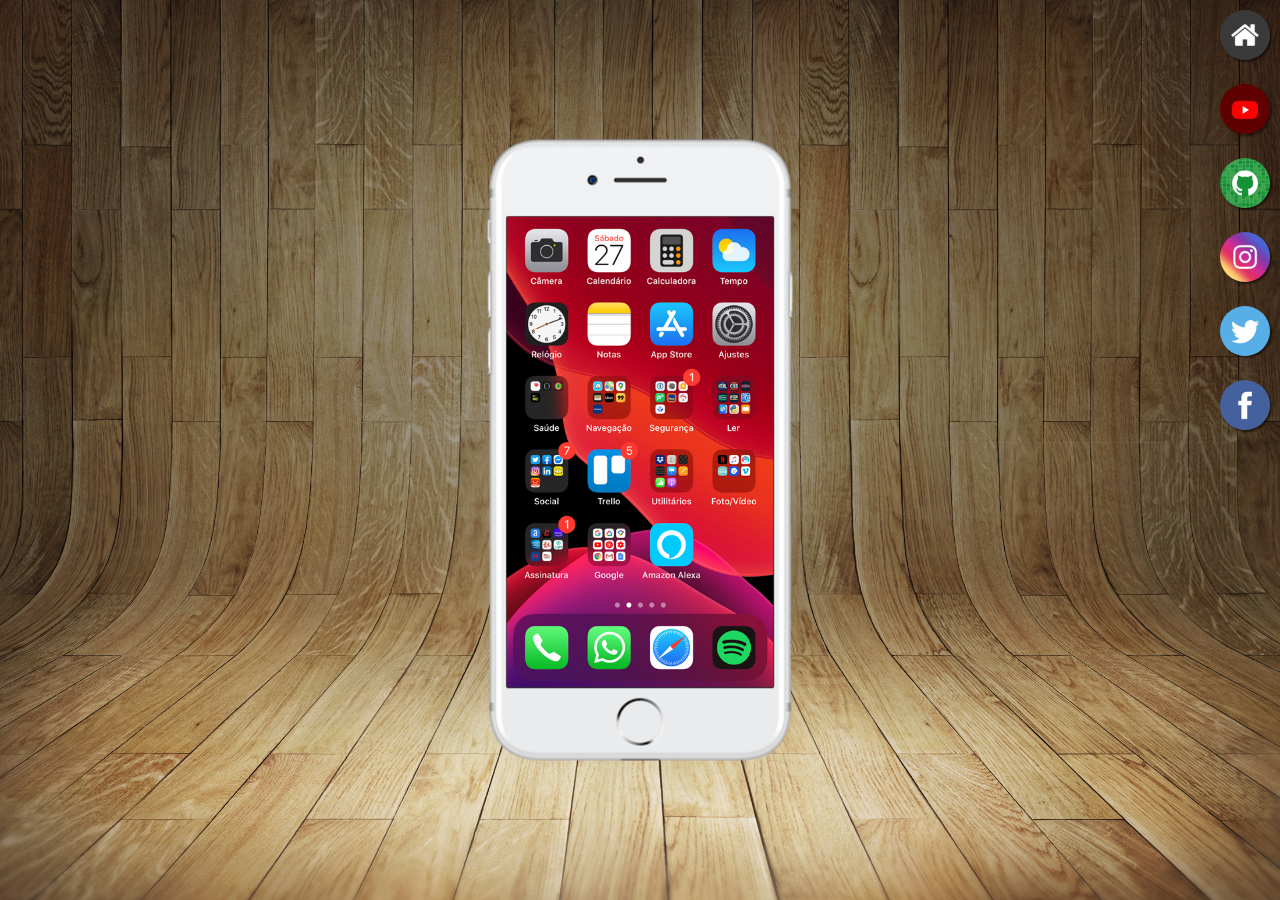
<file: index.html>
<!DOCTYPE html>
<html lang="pt-br">
<head>
    <meta charset="UTF-8">
    <meta name="viewport" content="width=device-width, initial-scale=1.0">
    <title>Projeto Redes Sociais</title>
    <link rel="shortcut icon" href="favicon.ico" type="image/x-icon">
    <link rel="stylesheet" href="estilos/style.css">
</head>
<body>
    <main>
        <!-- Está 'section' se refere ao celular usado como modelo na página principal -->
        <section id="telefone">
            <!-- O 'iframe' serve para inserir o 'home.html' dentro da 'main'. Ou seja, o conteúdo do 'home.html' será exibido dentro do 'iframe' na 'main' da página principal -->
            <iframe src="home.html" name="tela" id="tela" frameborder="0">
                Seu navegador não é compatível com iframes.
            </iframe>
        </section>

        <!-- Parte referente aos botões de redes sociais -->
         <!-- O 'target=tela' fará o arquivo abrir dentro do 'iframe', que tem o 'name=tela' -->
            <section id="redes-sociais">
            <a href="home.html" target="tela"><img src="imagens/logo-home.jpg" alt="Home"></a><br>

            <a href="youtube.html" target="tela"><img src="imagens/logo-youtube.jpg" alt="YouTube"></a><br>

            <a href="github.html" target="tela"><img src="imagens/logo-github.jpg" alt="GitHub"></a><br>

            <a href="instagram.html" target="tela"><img src="imagens/logo-instagram.jpg" alt="Instagram"></a><br>

            <a href="x.html" target="tela"><img src="imagens/logo-twitter.jpg" alt="Twitter"></a><br>

            <a href="facebook.html" target="tela"><img src="imagens/logo-facebook.jpg" alt="Facebook"></a>
        </section>
    </main>
</body>
</html>
</file>
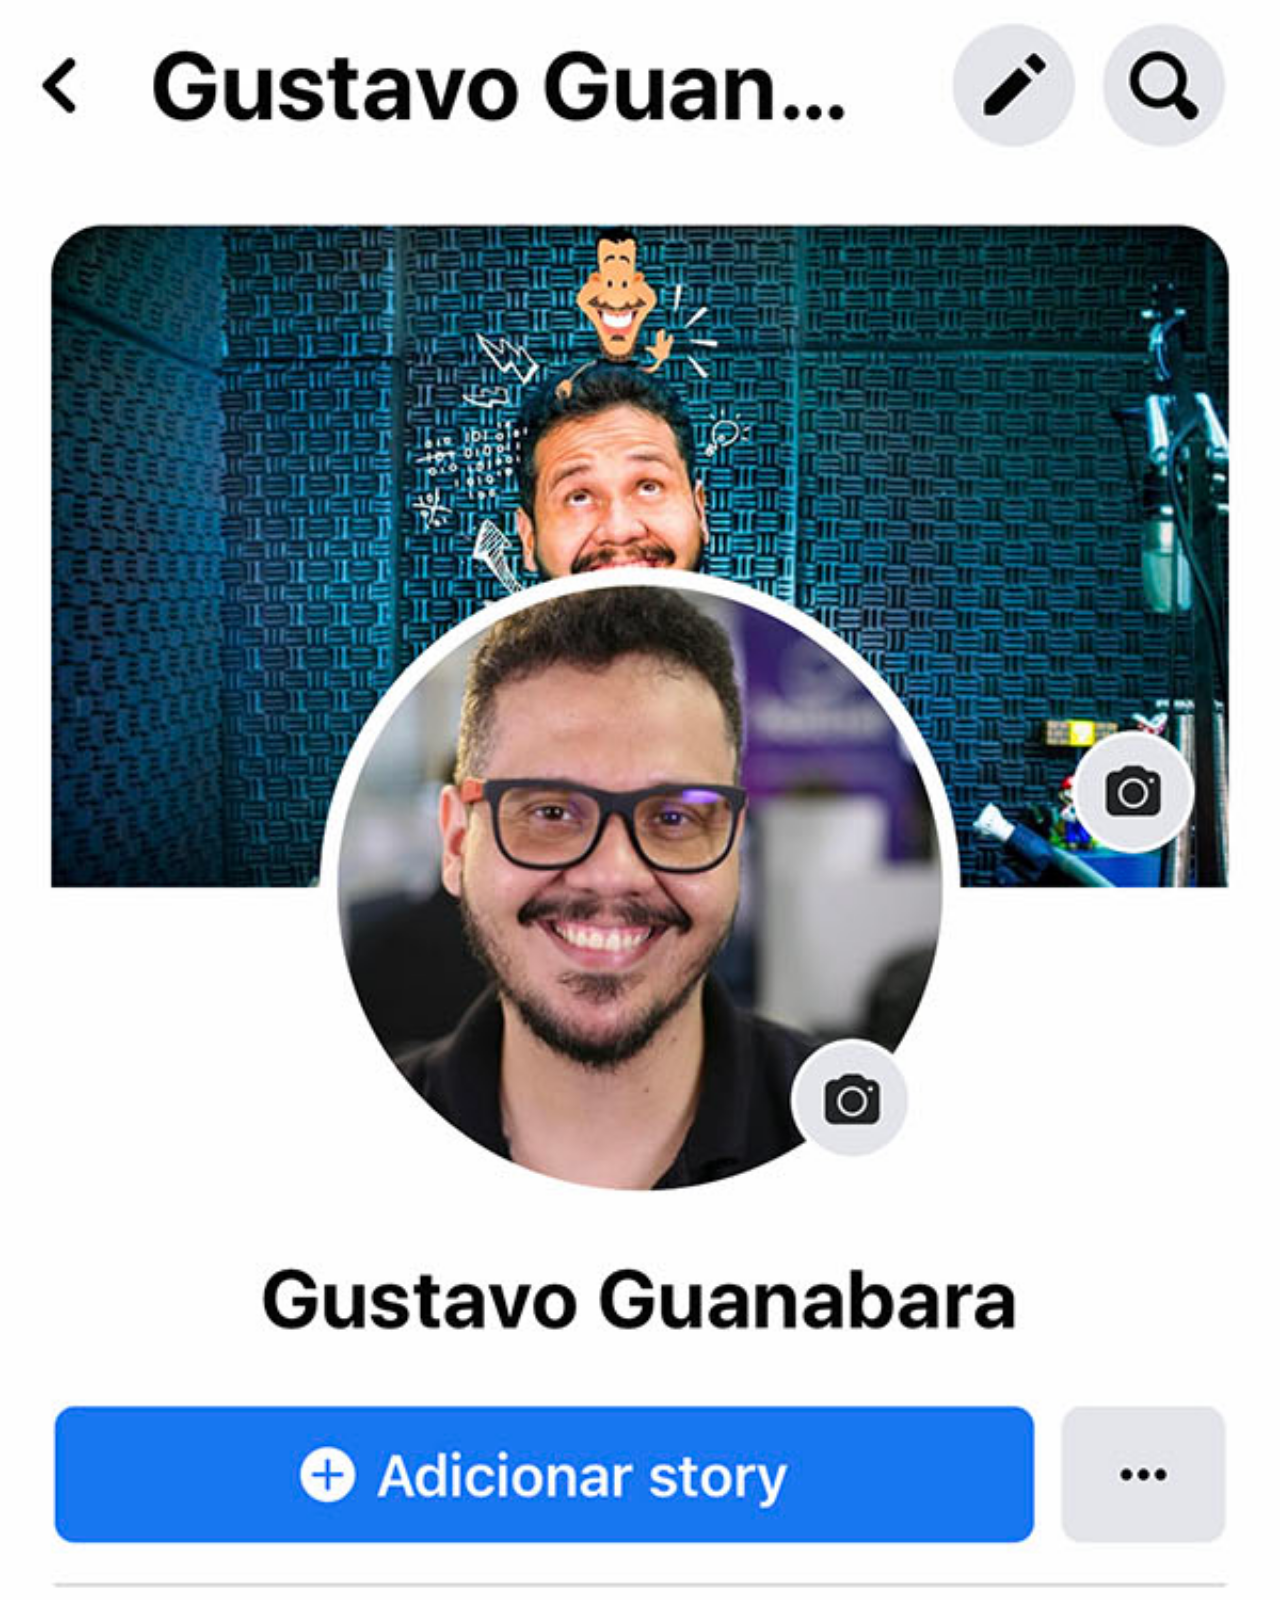
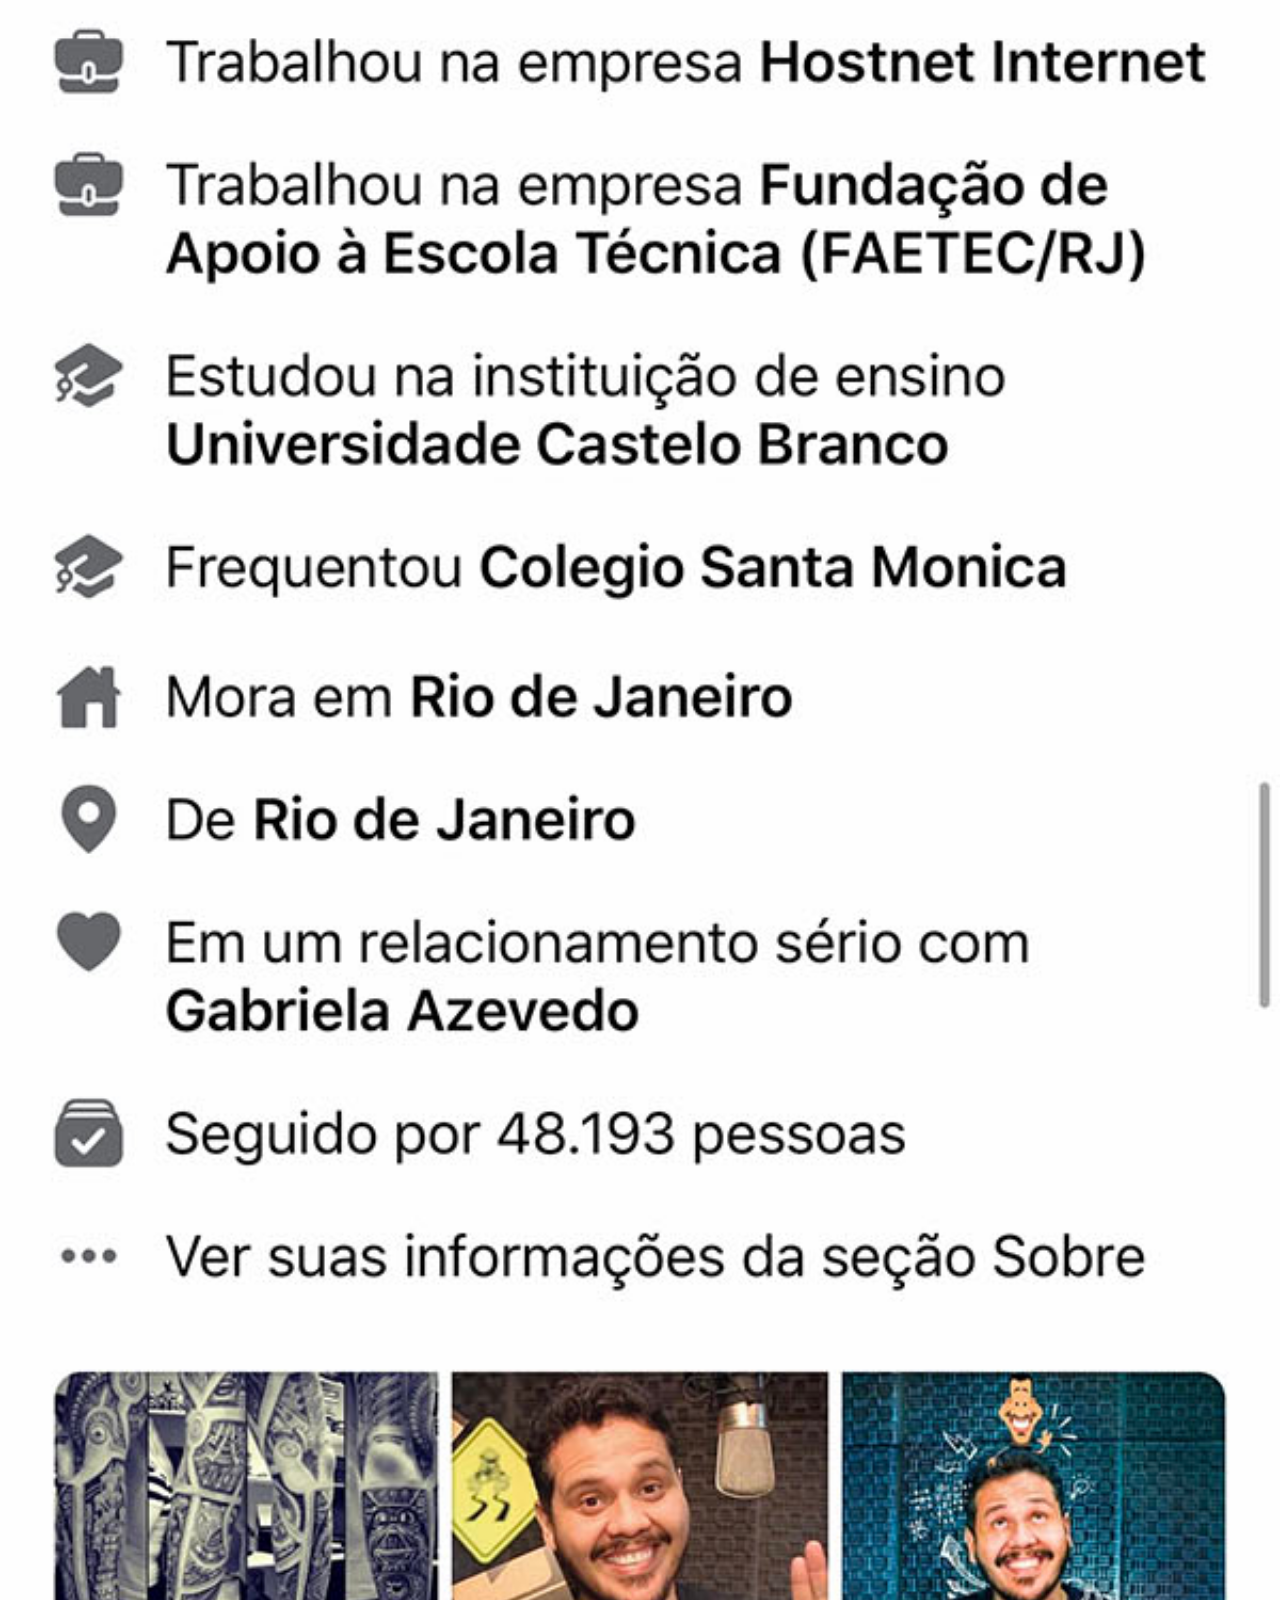
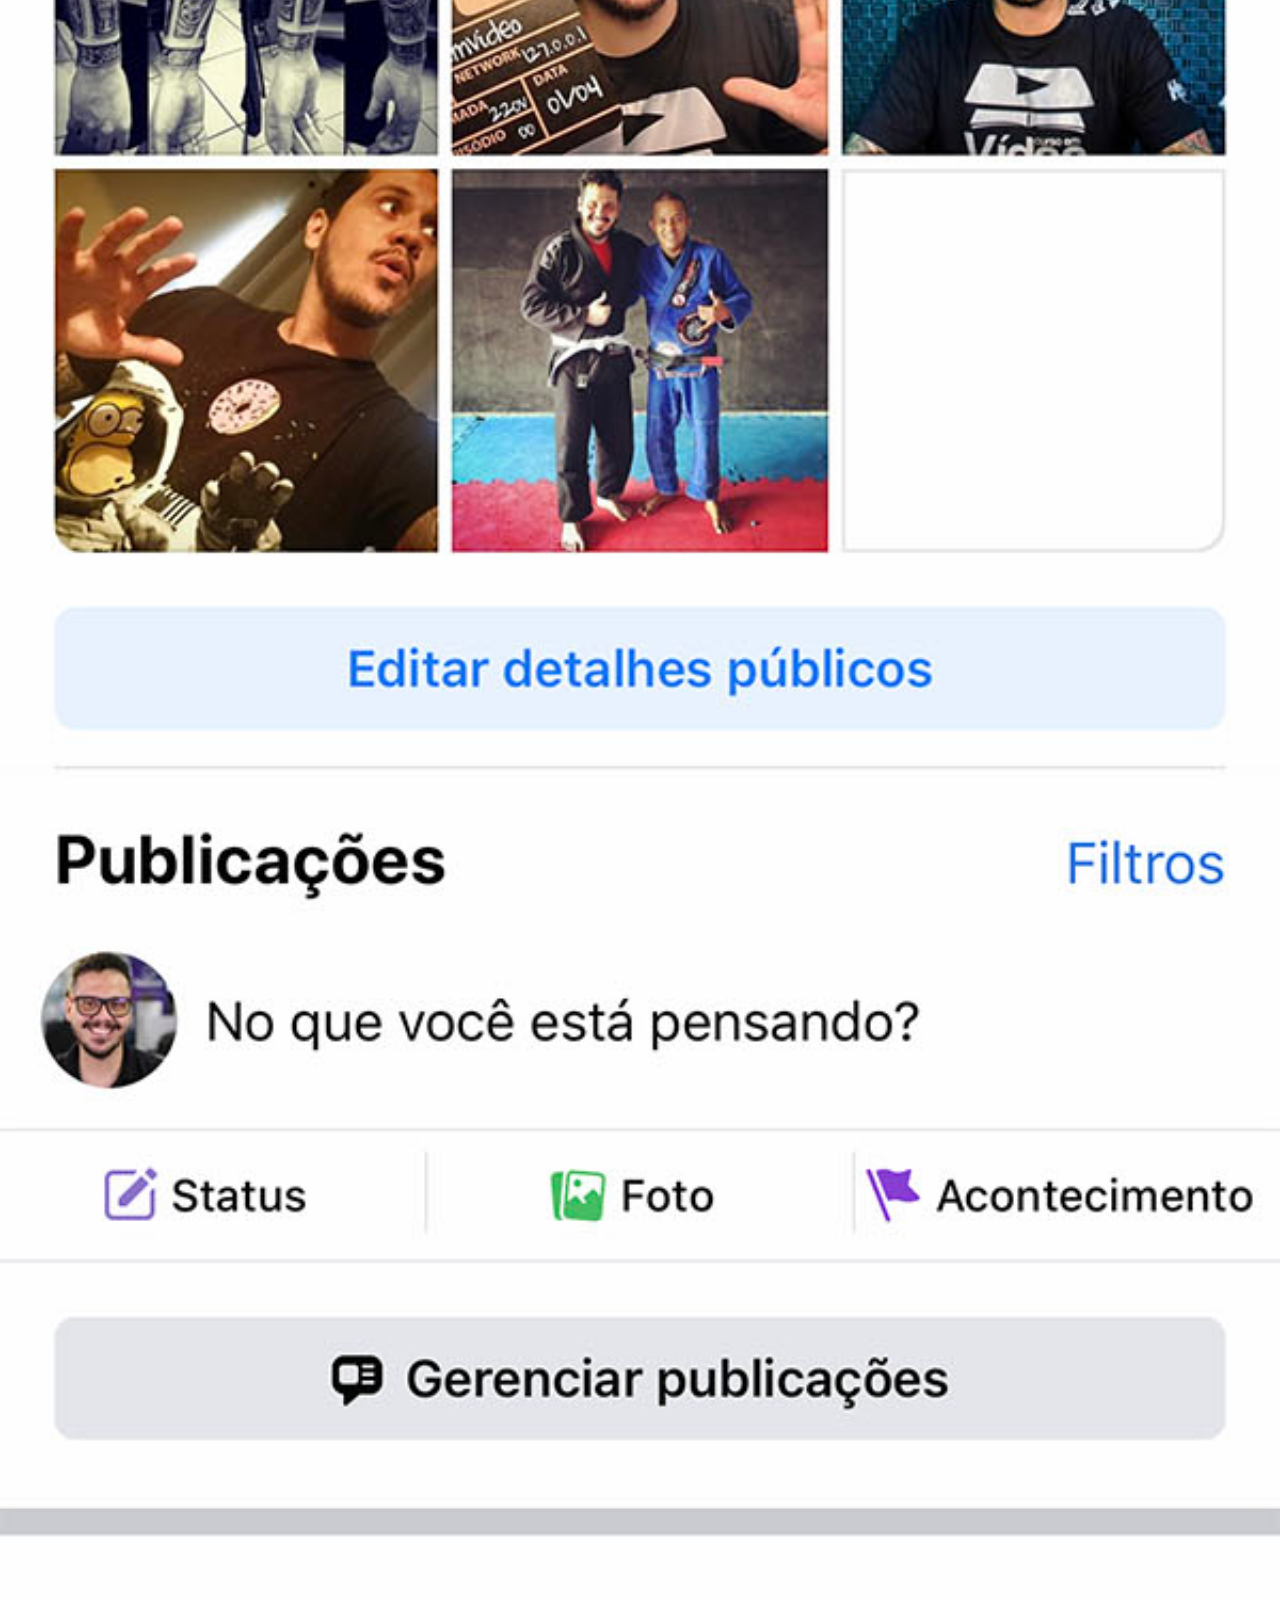
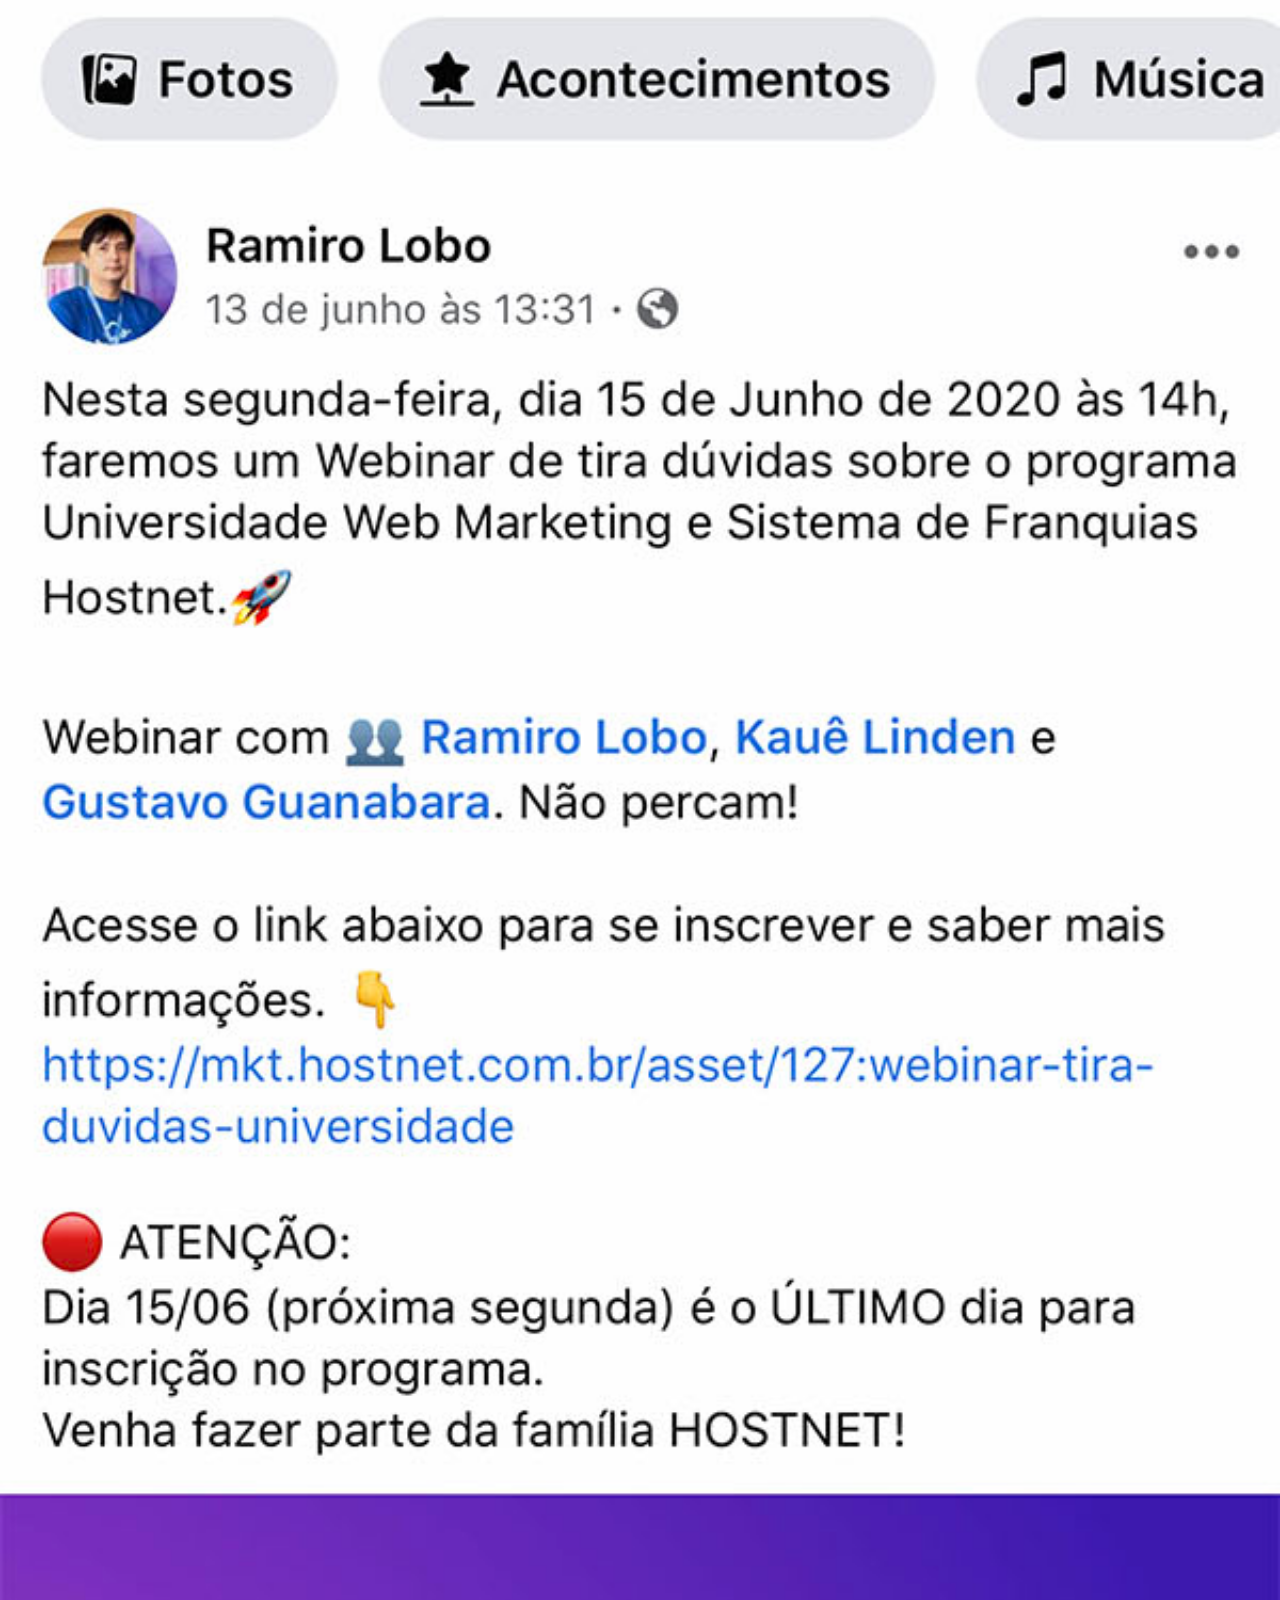
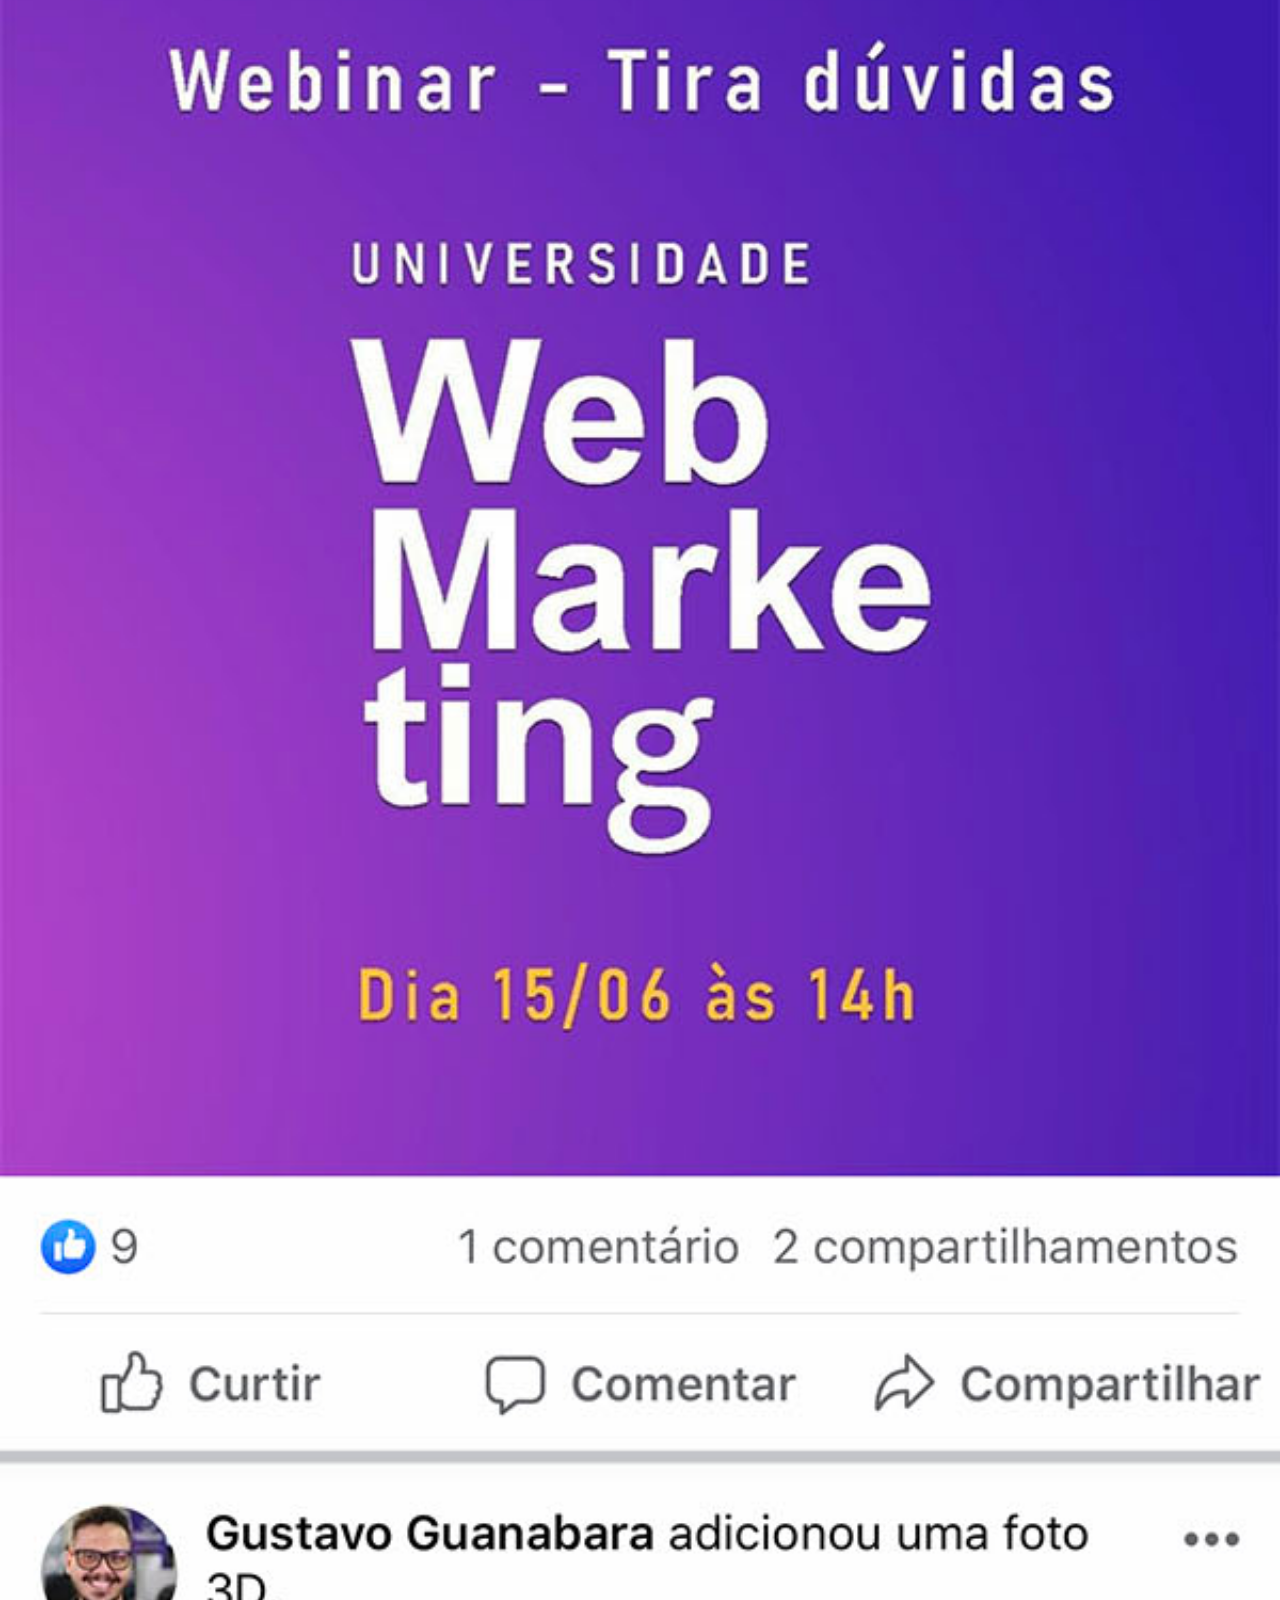
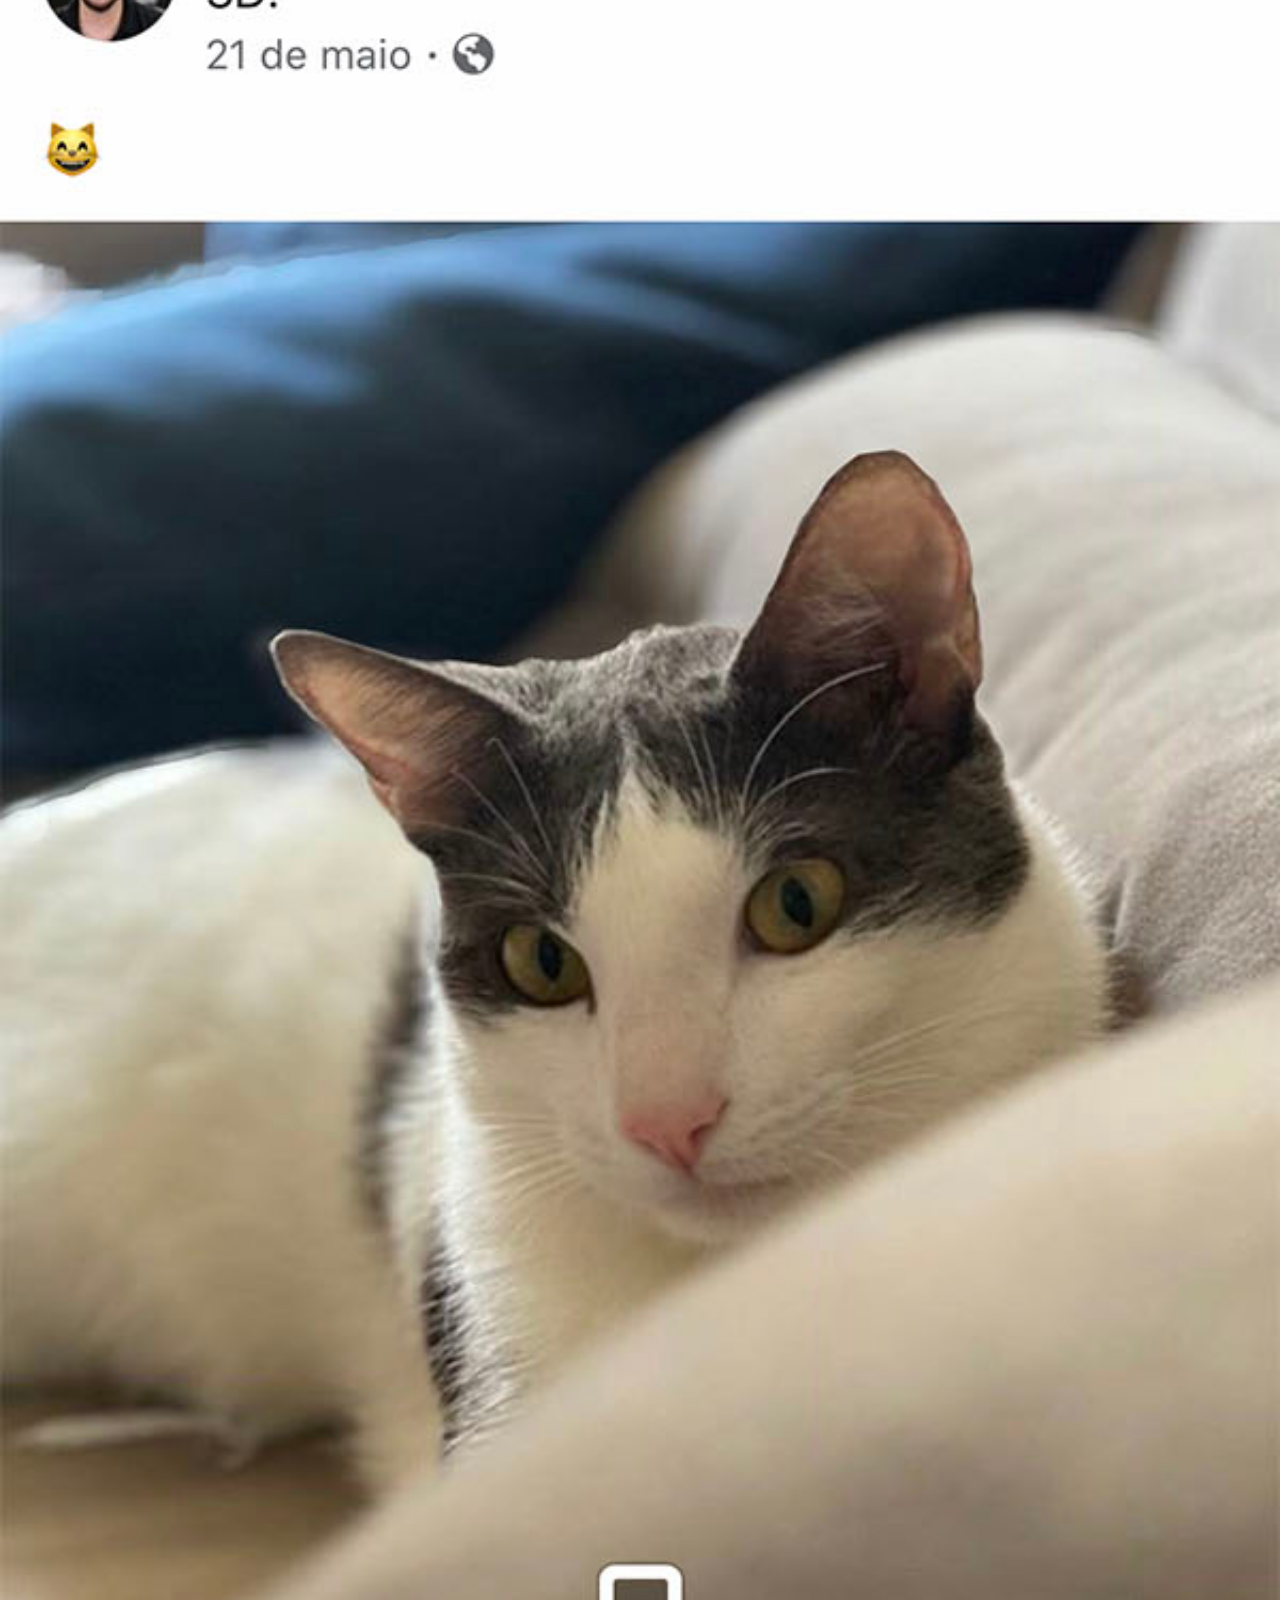
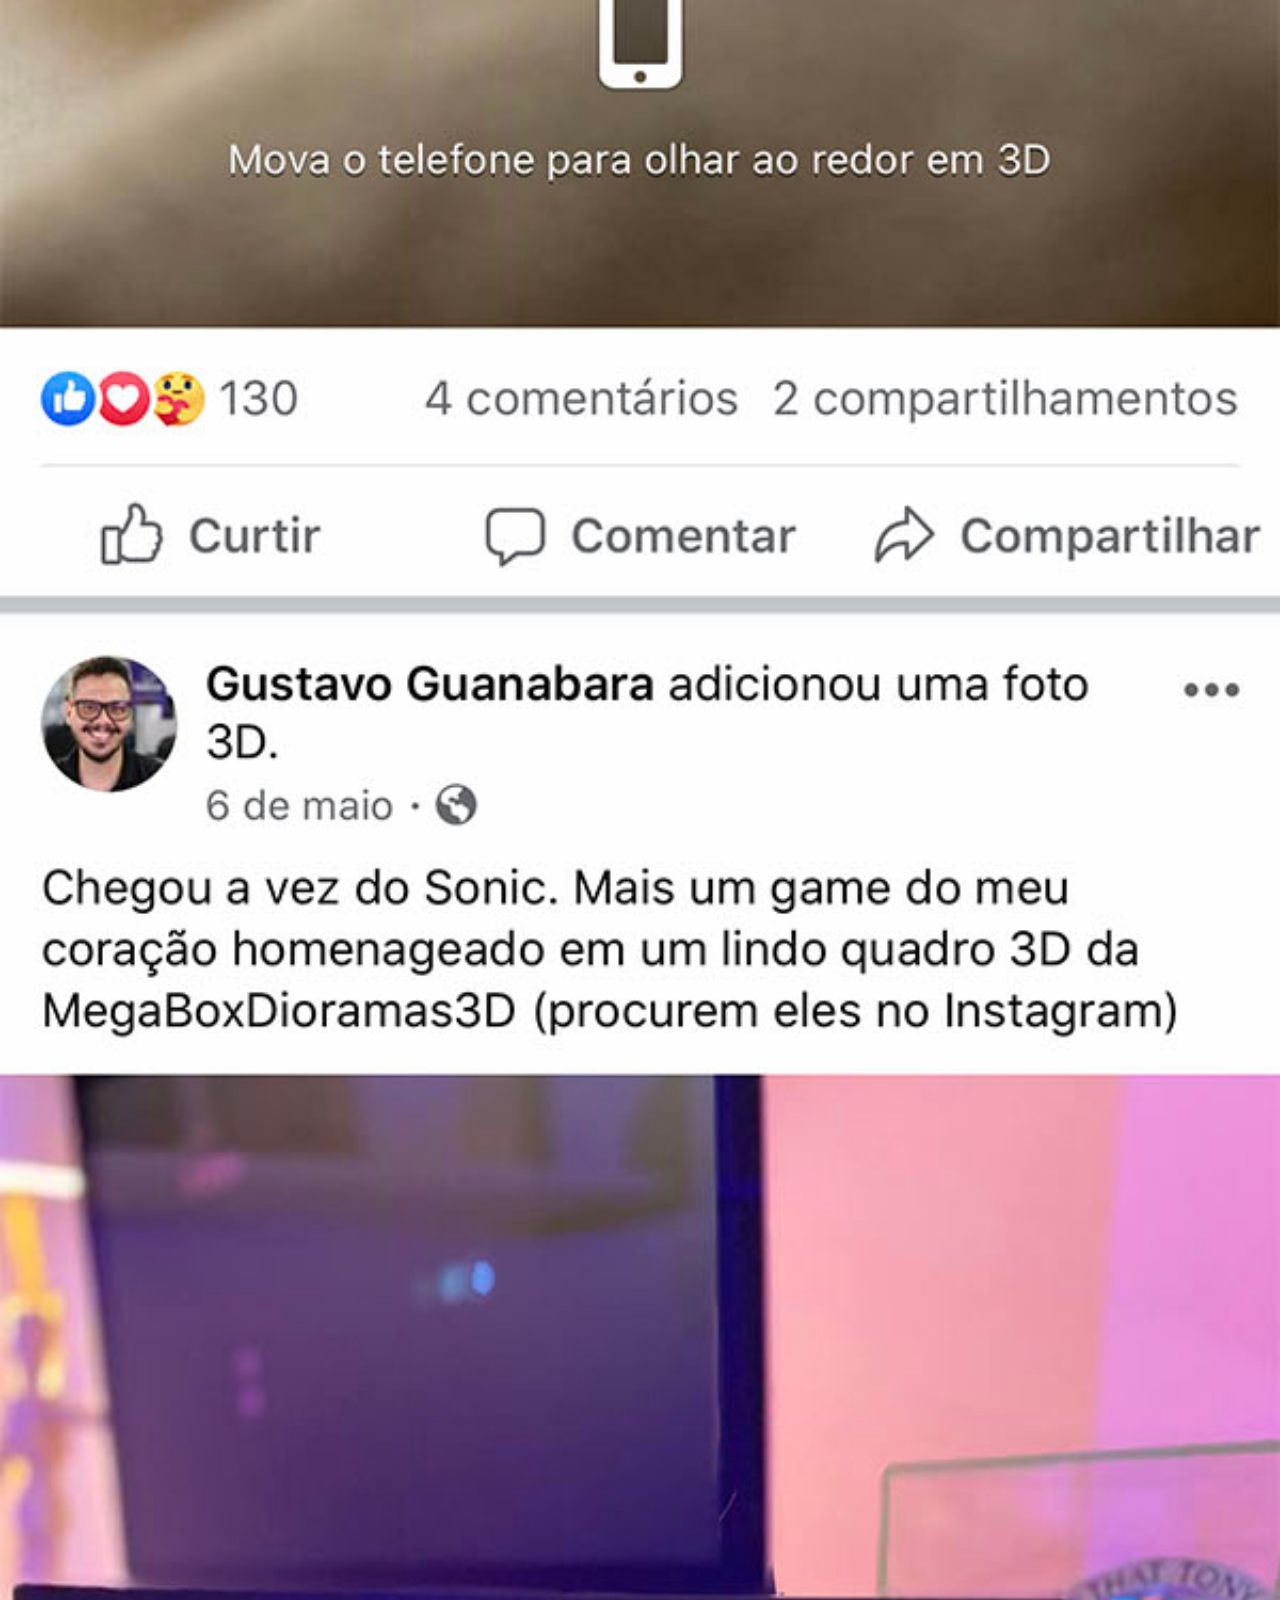
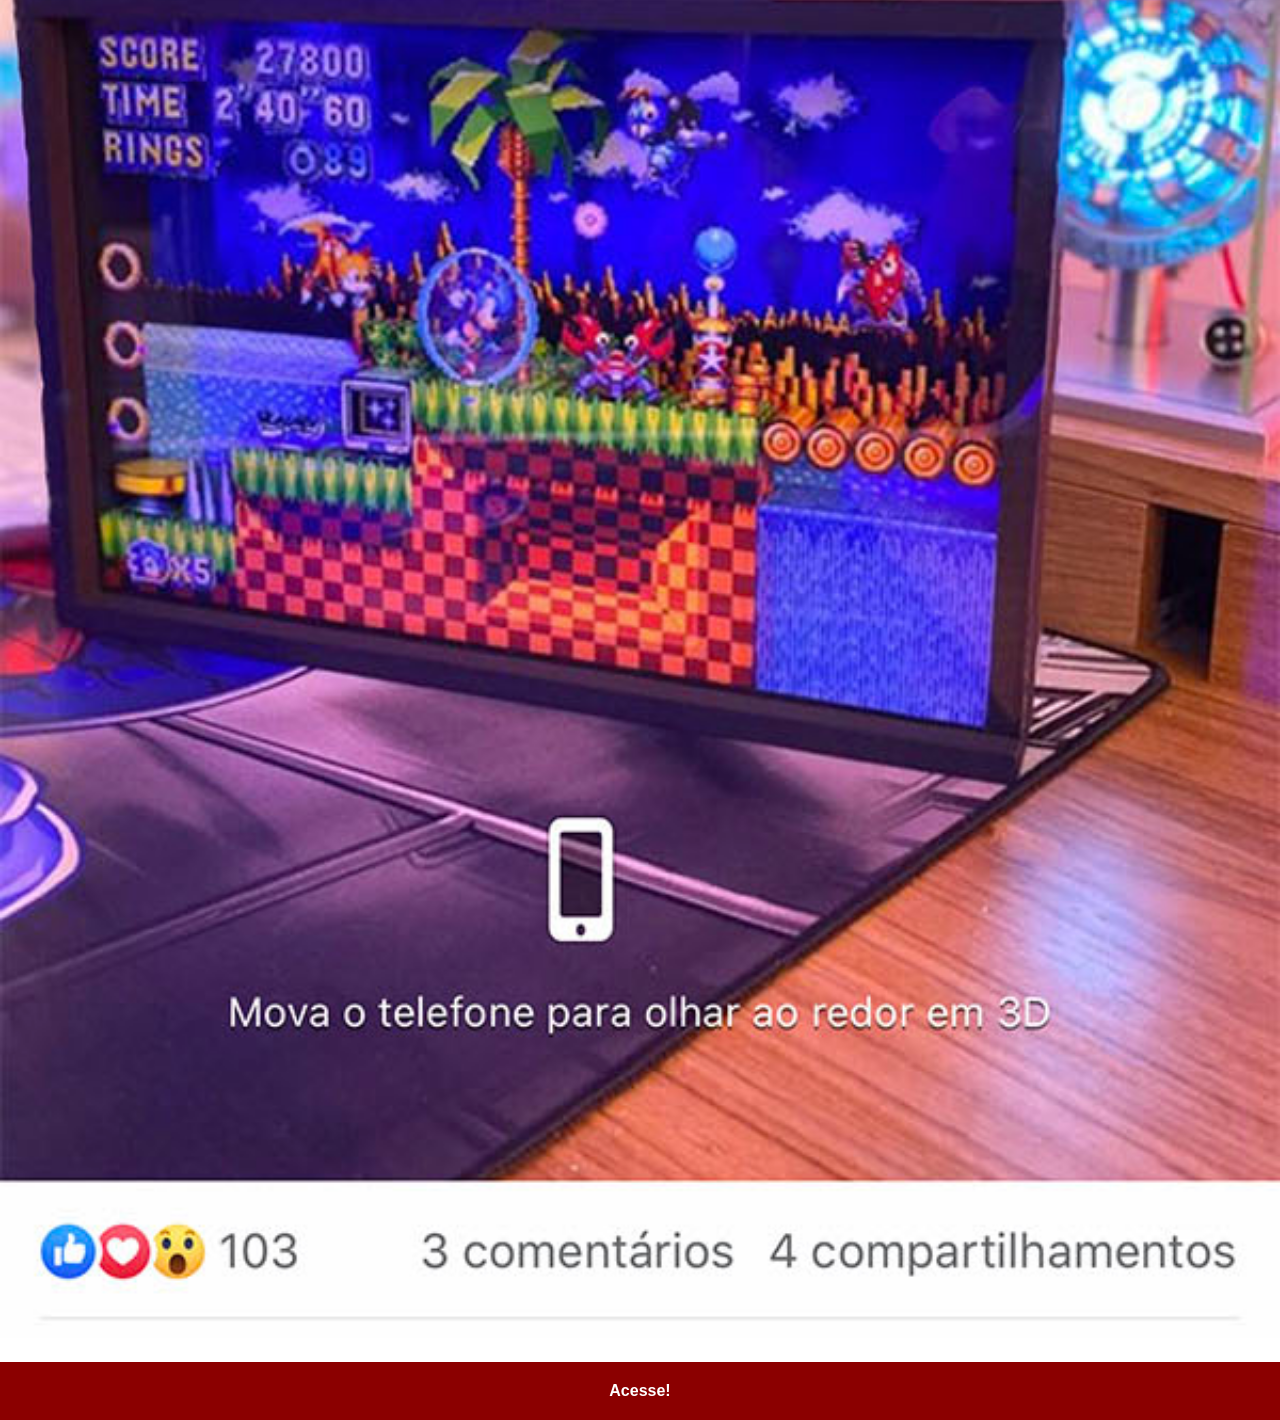
<file: facebook.html>
<!DOCTYPE html>
<html lang="pt-br">
<head>
    <meta charset="UTF-8">
    <meta name="viewport" content="width=device-width, initial-scale=1.0">
    <title>Facebook</title>
    <link rel="stylesheet" href="estilos/social.css">
</head>
<body>
    <img src="imagens/tela-facebook.jpg" alt="Facebook">
    <a href="https://www.facebook.com/gustavoguanabara/" target="_blank">Acesse!</a>
</body>
</html>
</file>
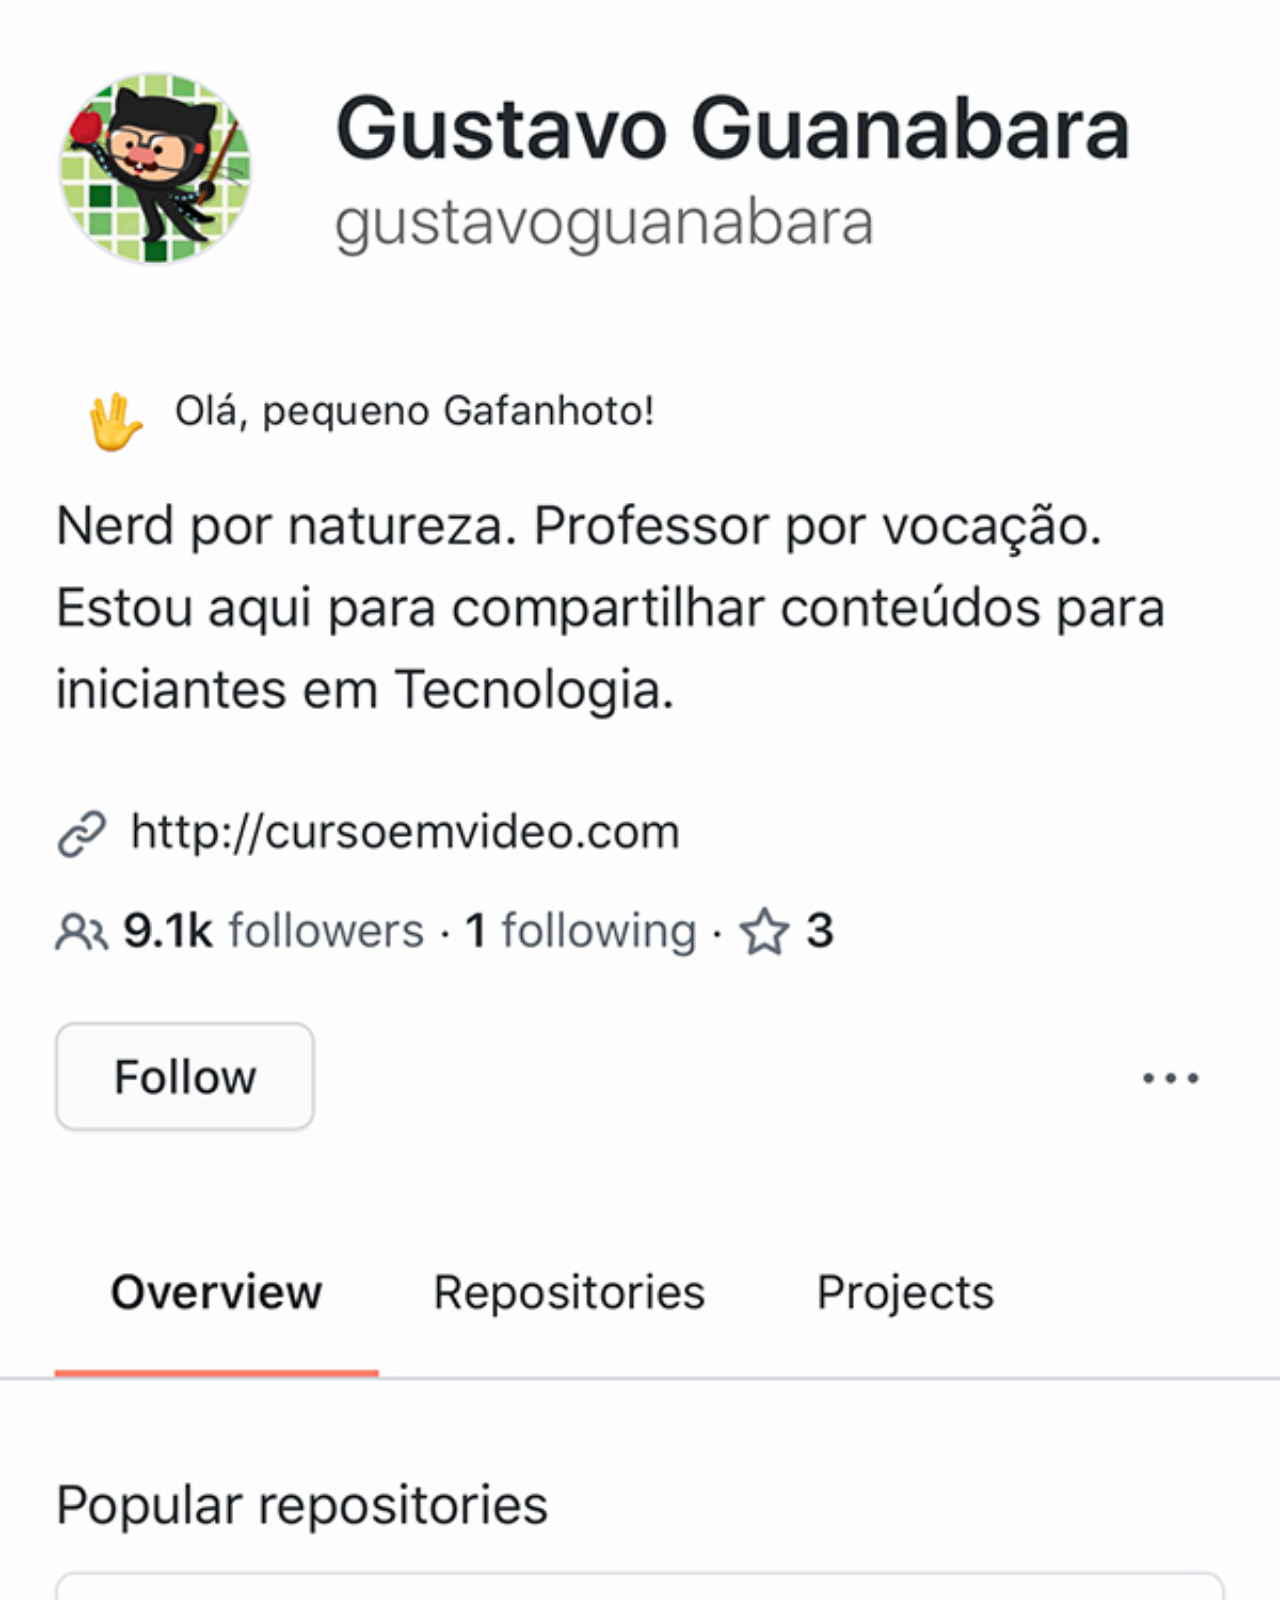
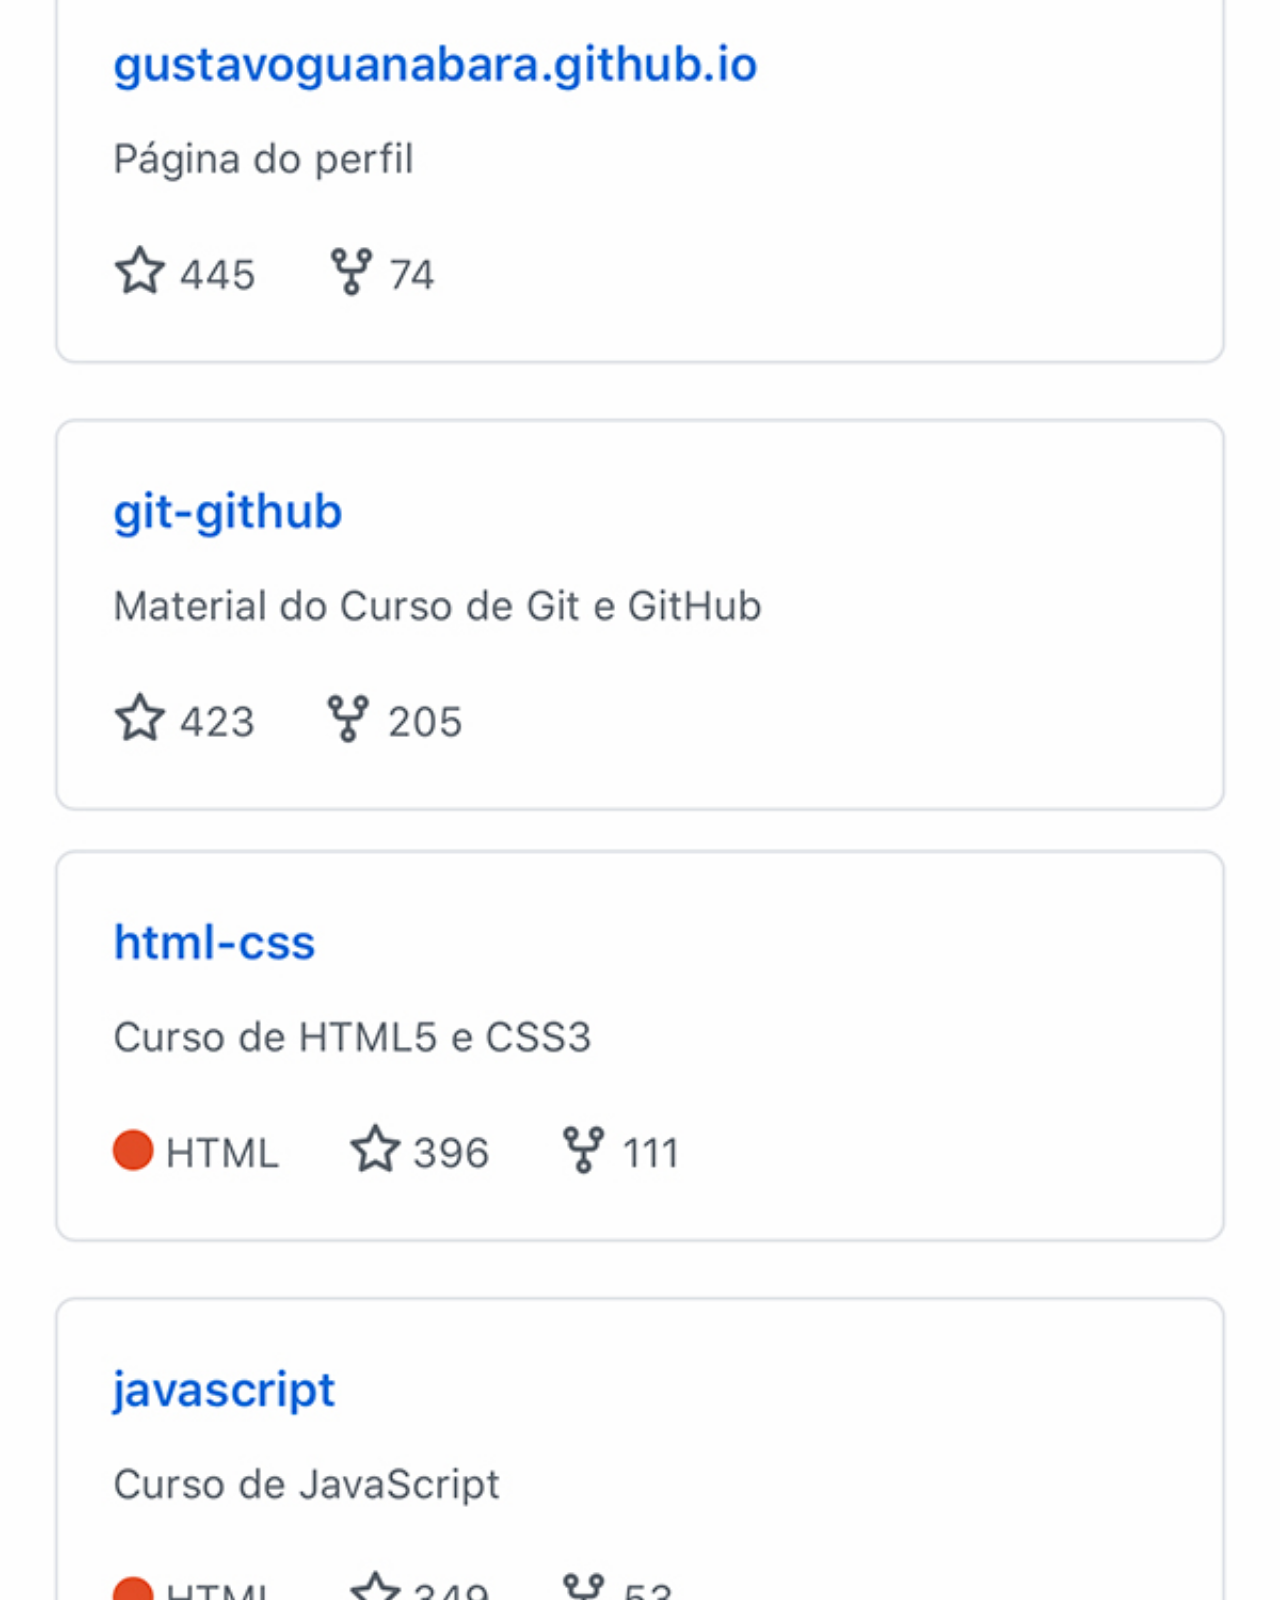
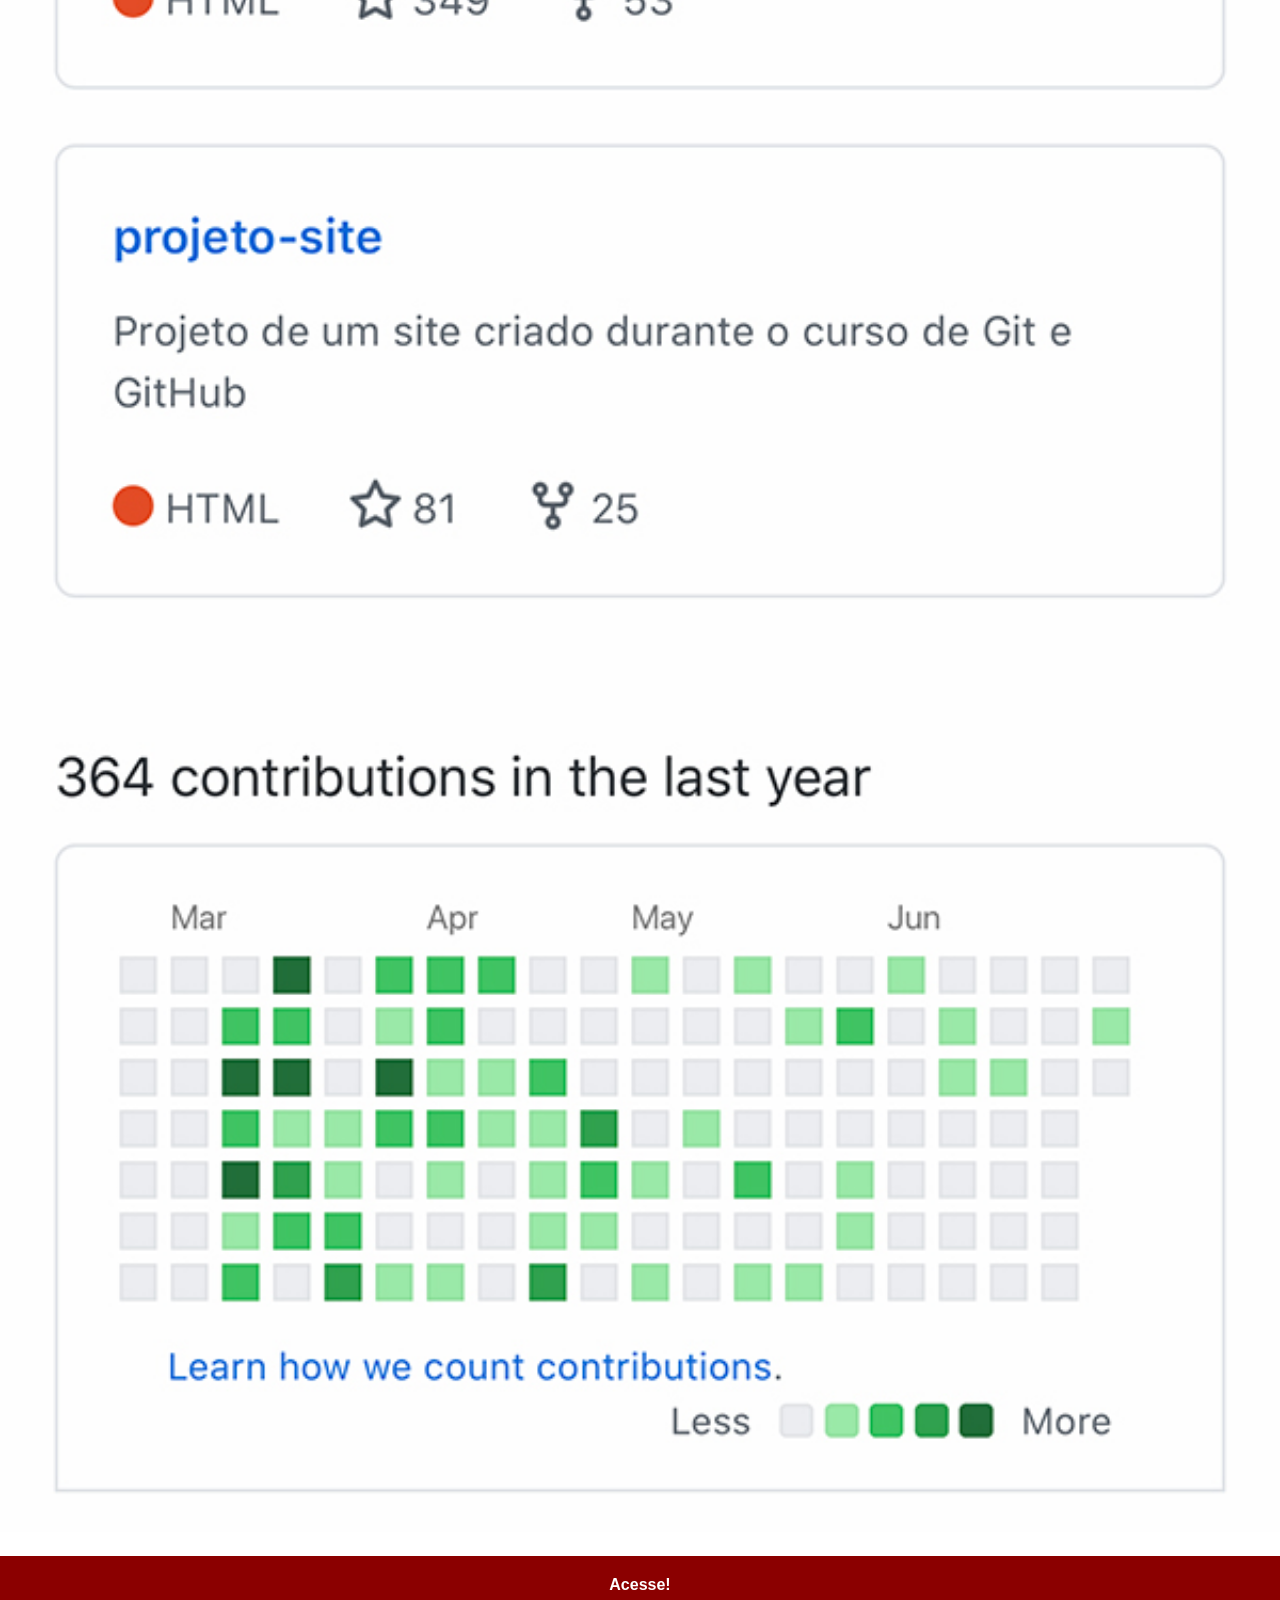
<file: github.html>
<!DOCTYPE html>
<html lang="pt-br">
<head>
    <meta charset="UTF-8">
    <meta name="viewport" content="width=device-width, initial-scale=1.0">
    <title>GitHub</title>
    <link rel="stylesheet" href="estilos/social.css">
</head>
<body>
    <img src="imagens/tela-github.jpg" alt="GitHub">
    <a href="https://github.com/gustavoguanabara" target="_blank">Acesse!</a>
</body>
</html>
</file>
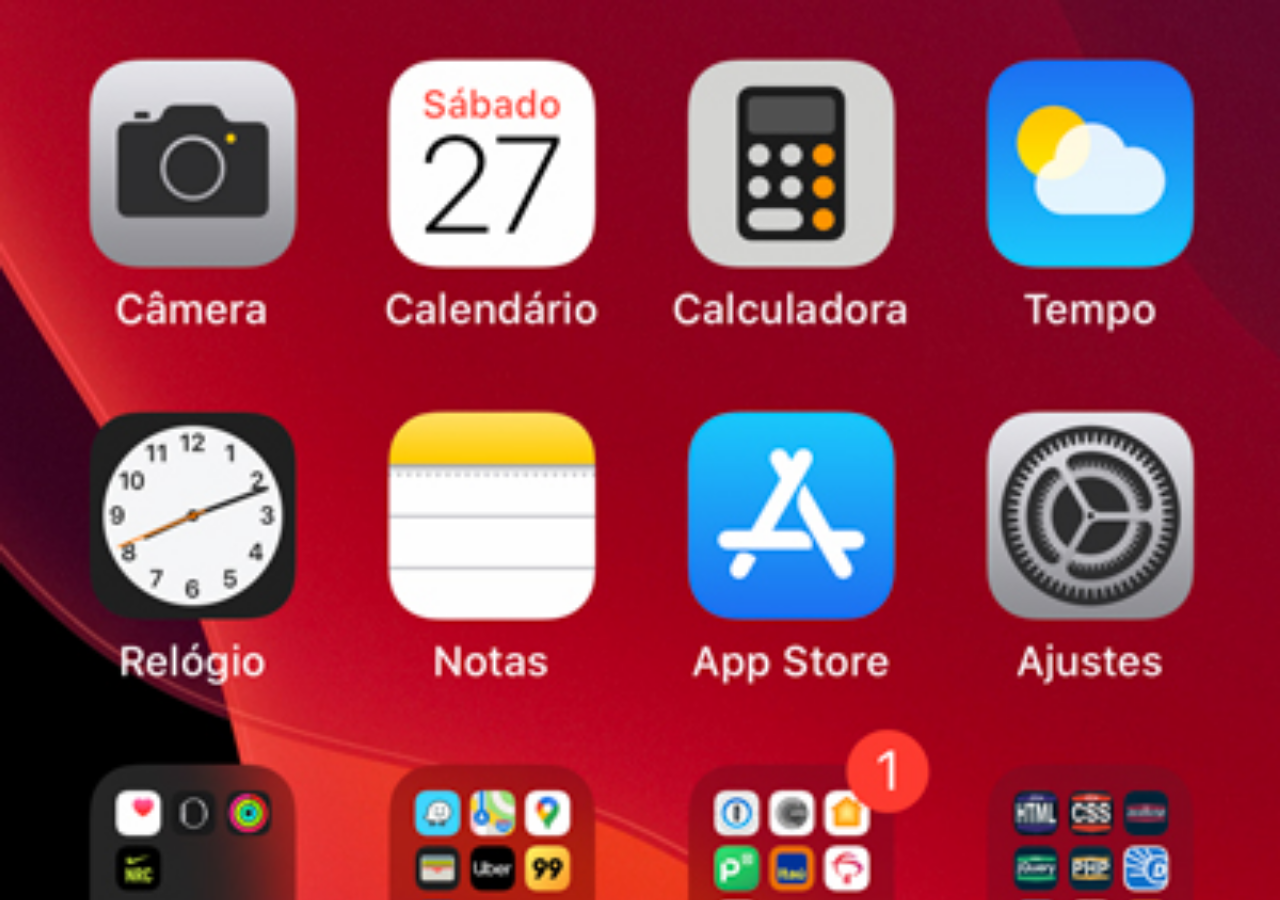
<file: home.html>
<!DOCTYPE html>
<html lang="pt-br">
<head>
    <meta charset="UTF-8">
    <meta name="viewport" content="width=device-width, initial-scale=1.0">
    <title>Home</title>
    <style>
        * {
           margin: 0px;
           padding: 0px; 
        }

        /* O 'body' será a parte visualizavel na tela do celular que está sendo exibido na página principal que é o 'index.html'*/
        body {
            /* O 'height' e 'width' são necessários para que ocupe toda a altura da tela do celular modelo. Se usar '100vh' e '100vw', a imagem irá ocupar toda a vw da página principal, ultrapassando o tamanho do celular */
            height: 100%; 
            width: 100%;
            background: black url(/imagens/tela-home.jpg) no-repeat top center;
            background-size: cover; /* O 'cover' faz com que a imagem cubra toda a tela, fazendo com que no celular modelo, seja exbido a página inteira, sem scroll */
        }
    </style>
</head>
<body>
    
</body>
</html>
</file>
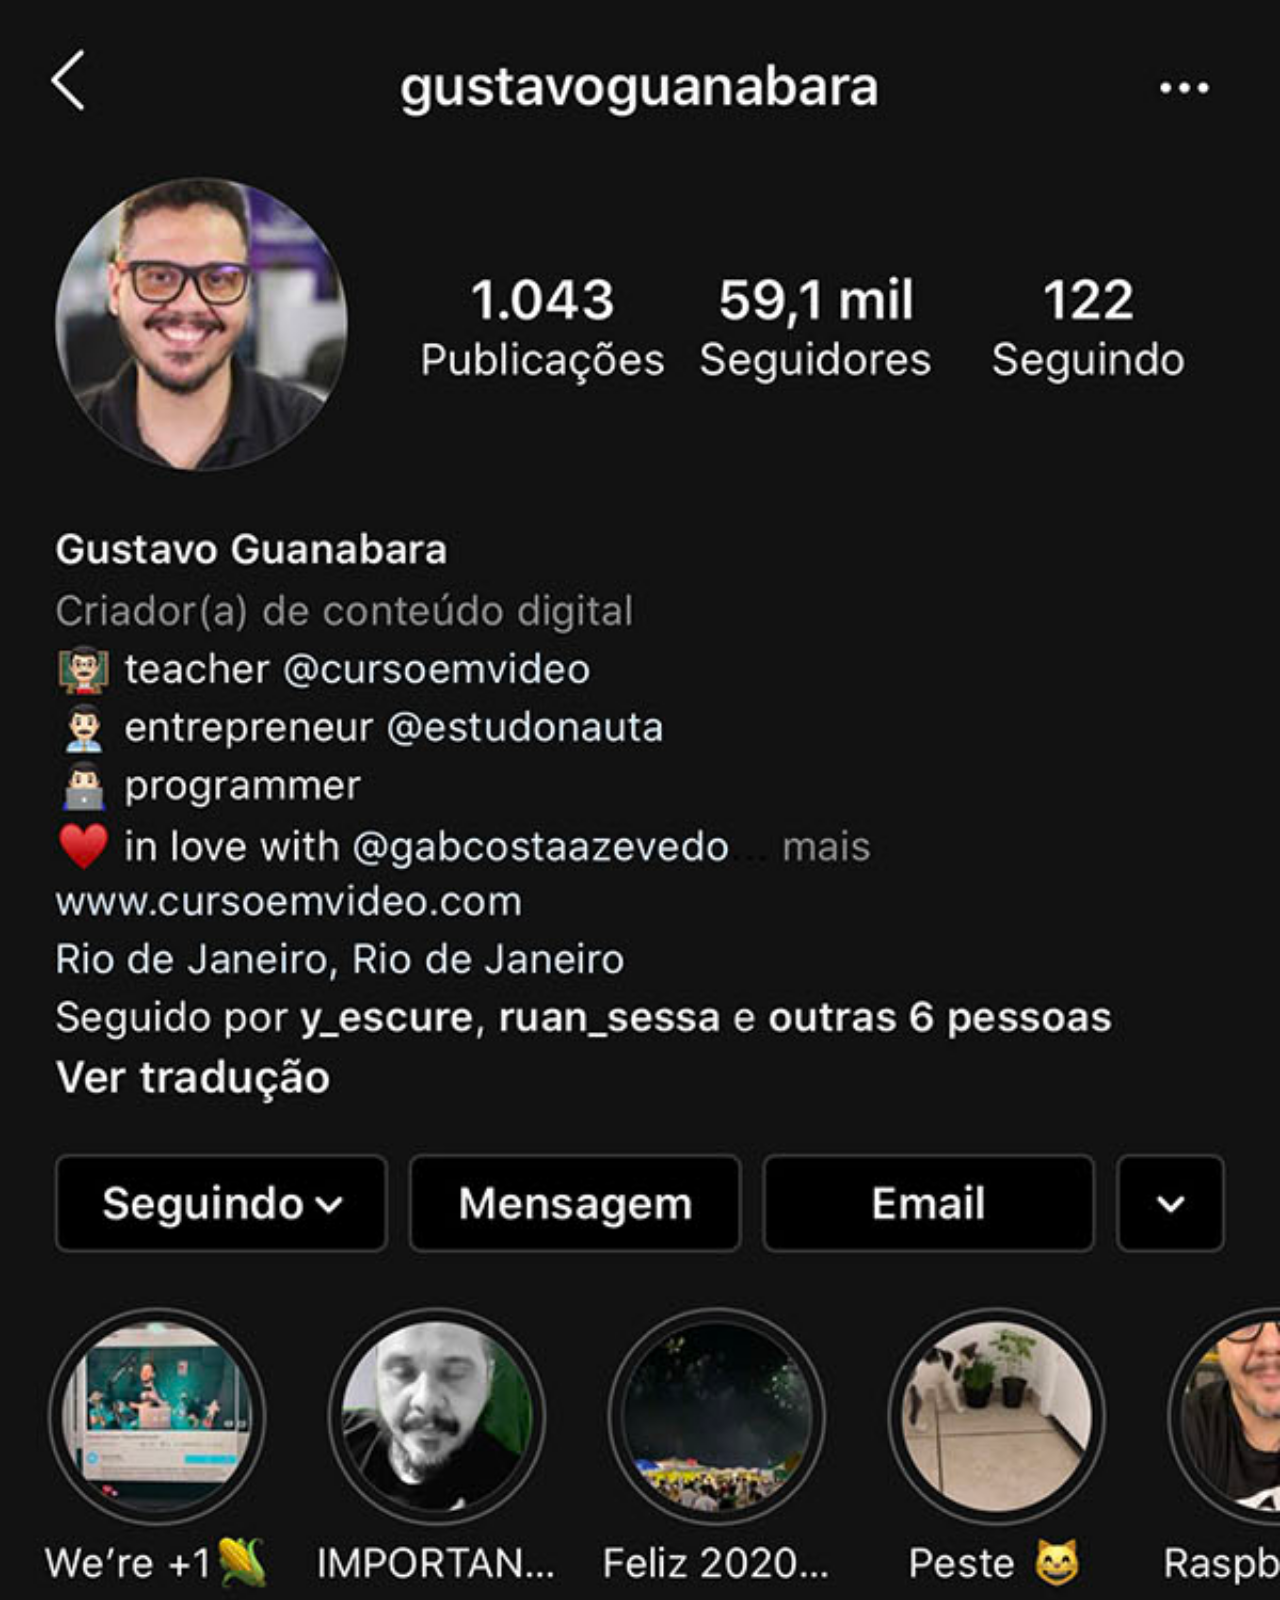
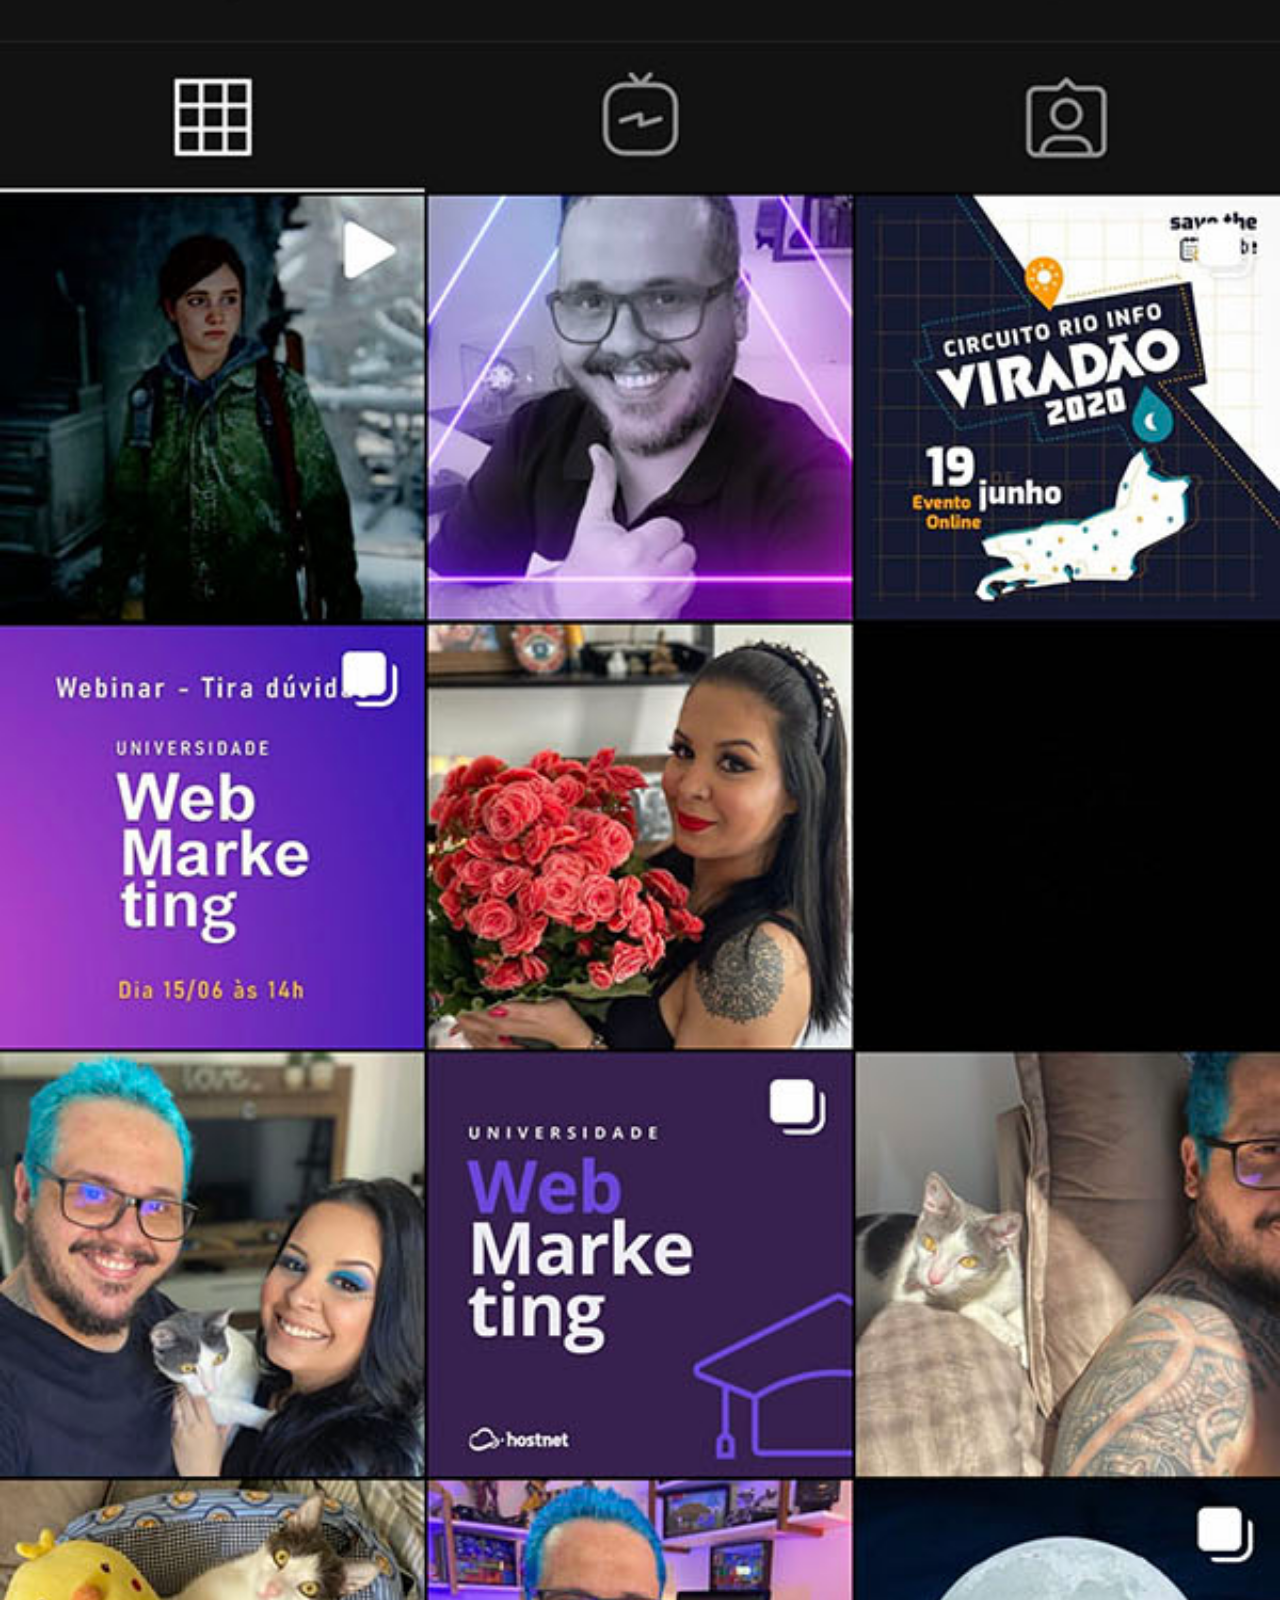
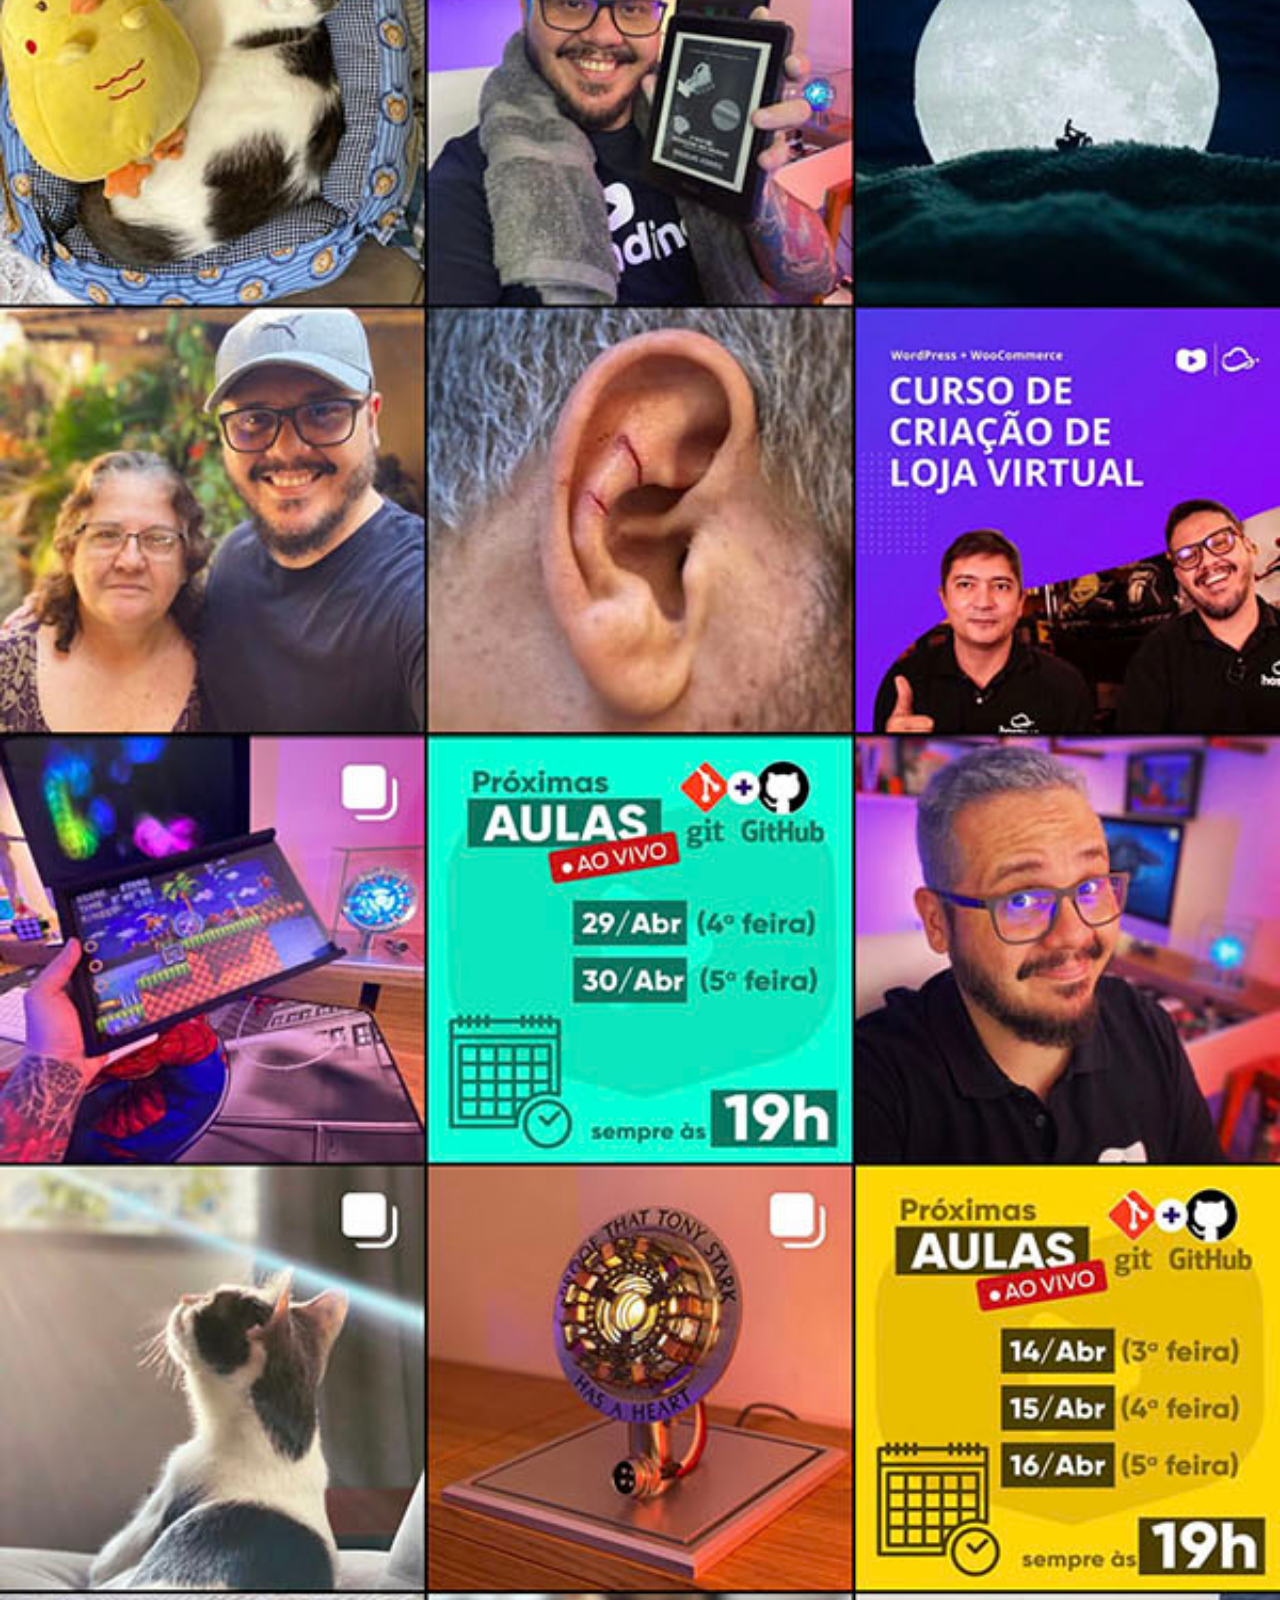
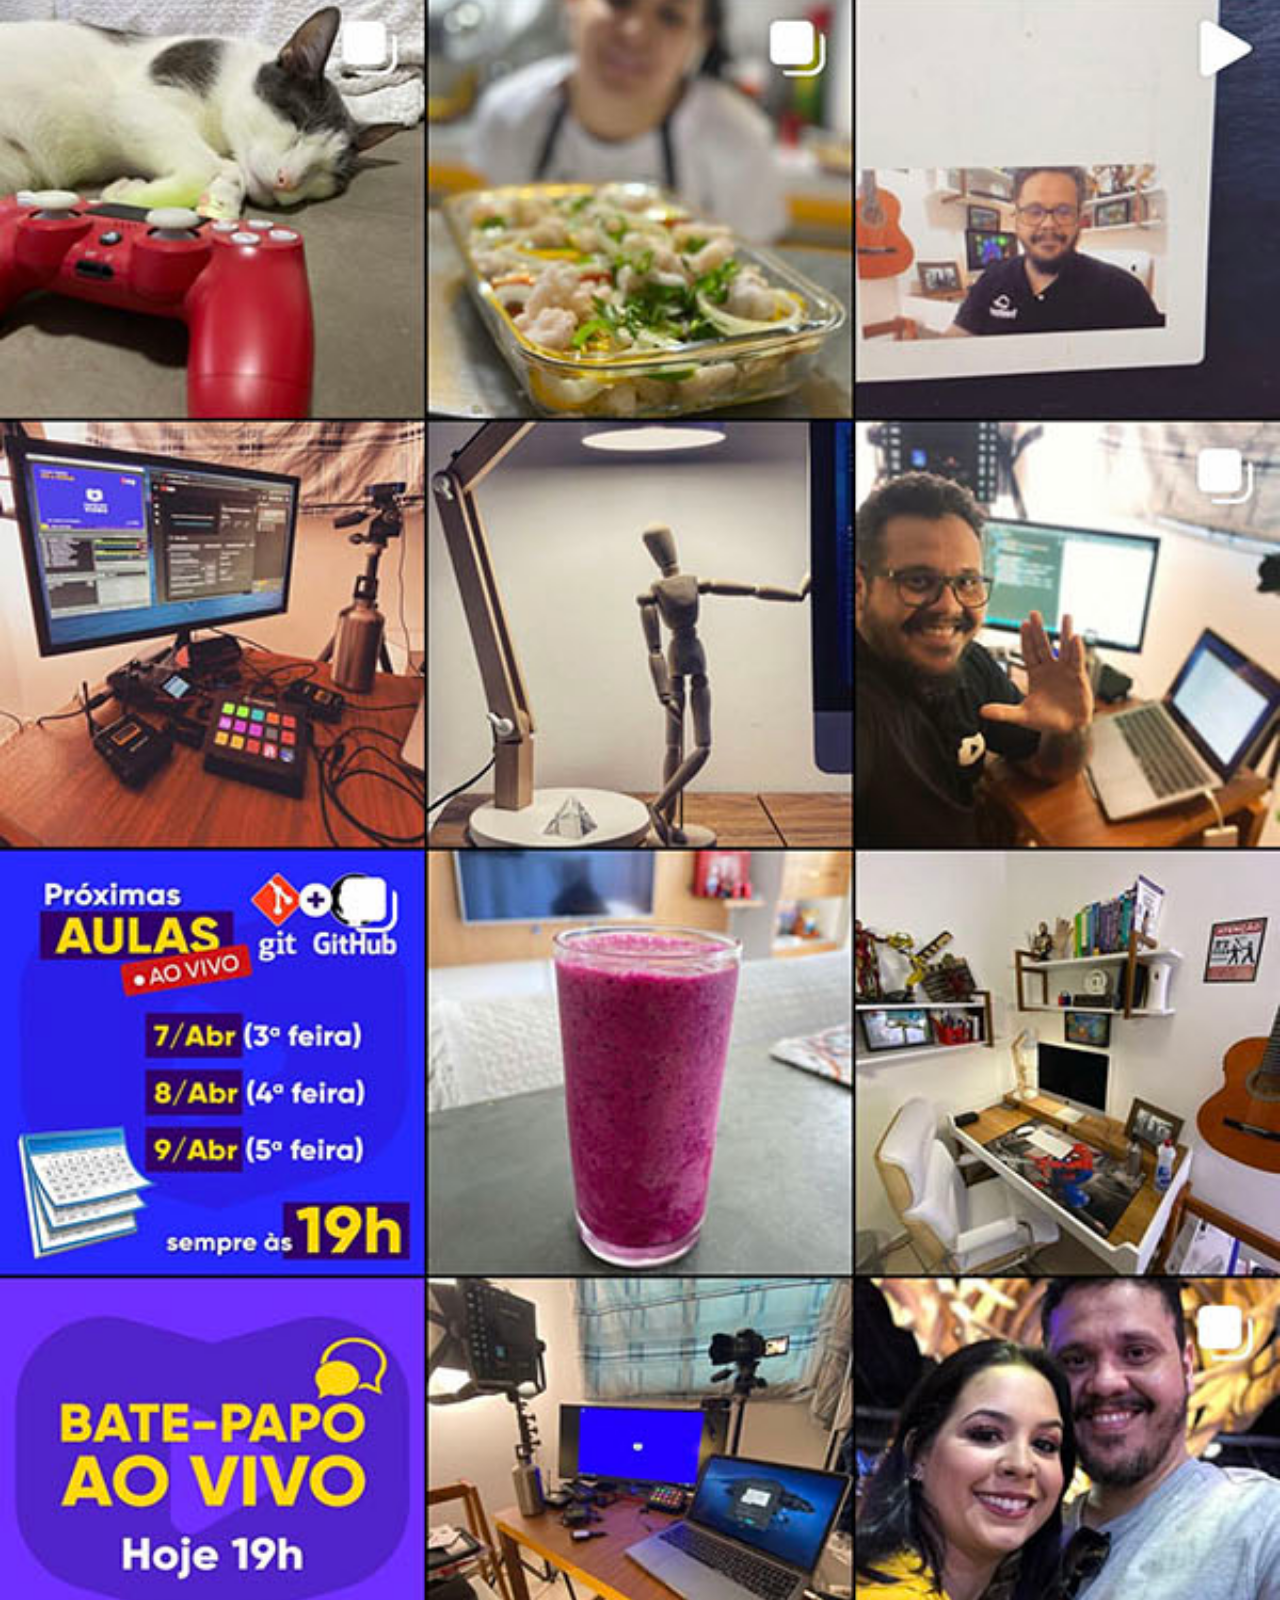
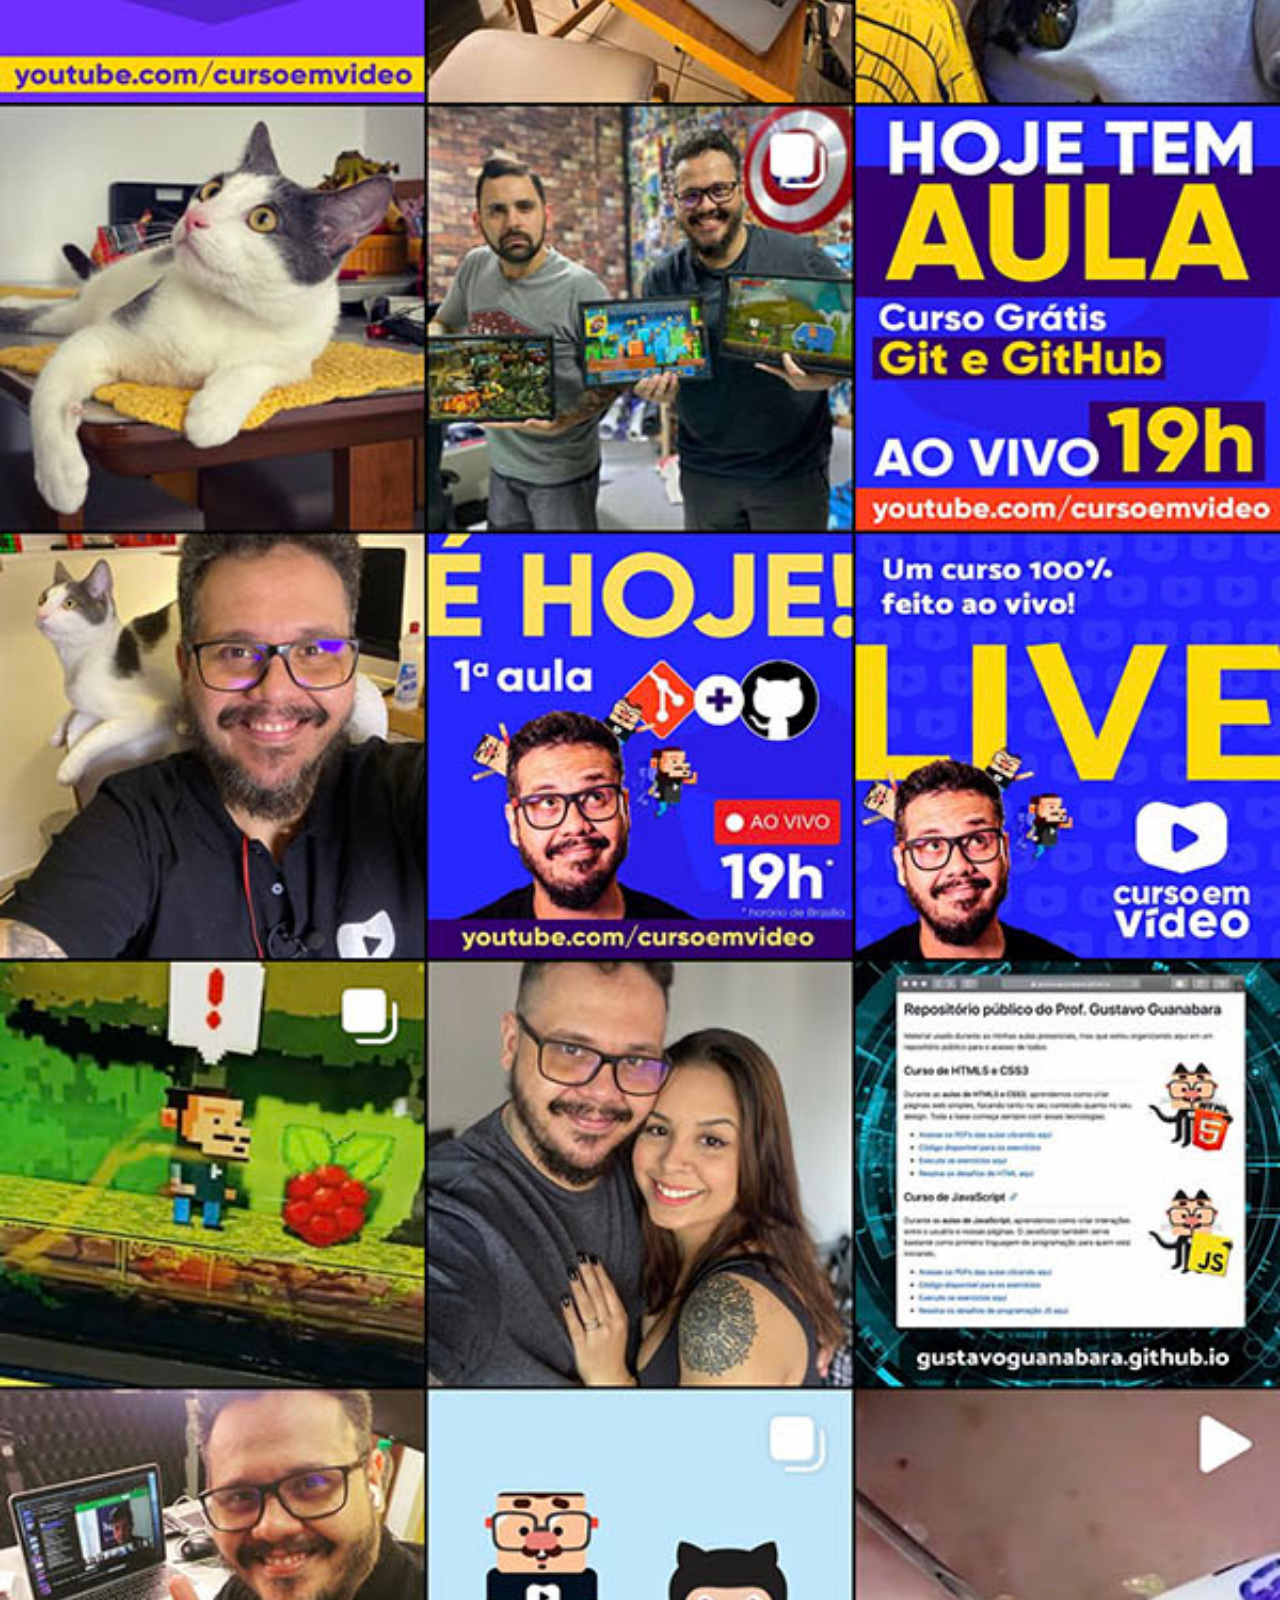
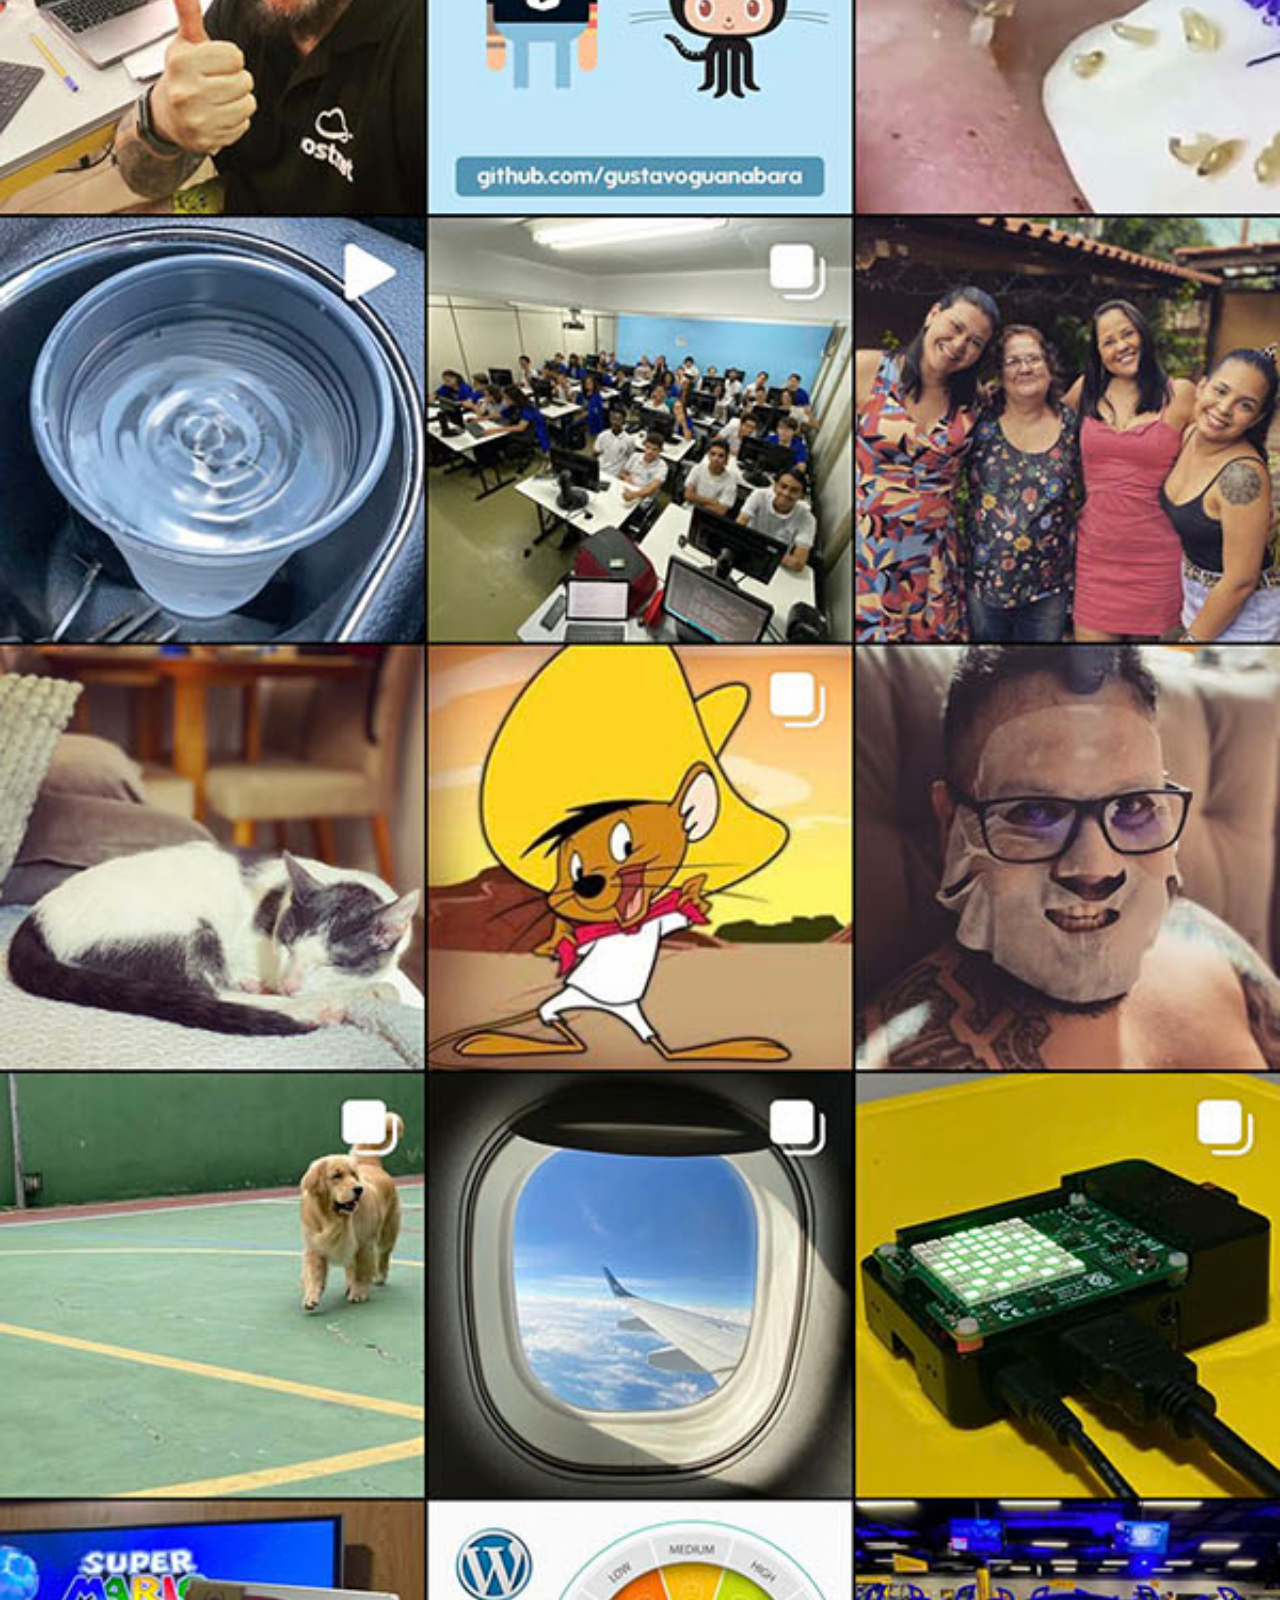
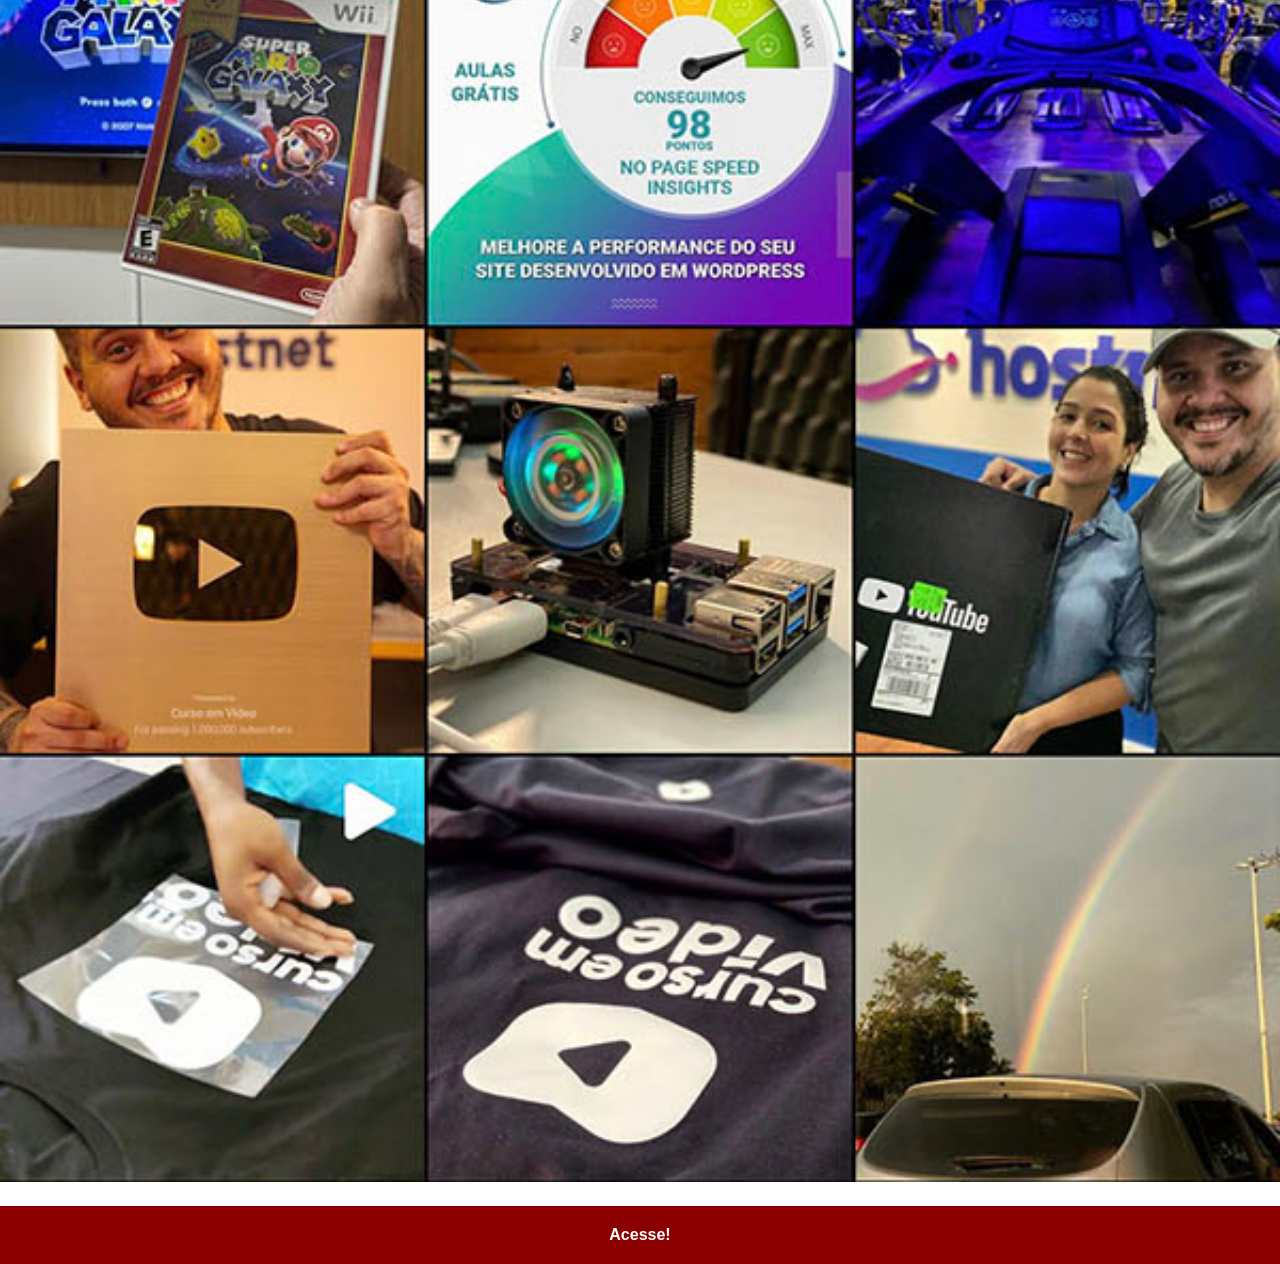
<file: instagram.html>
<!DOCTYPE html>
<html lang="pt-br">
<head>
    <meta charset="UTF-8">
    <meta name="viewport" content="width=device-width, initial-scale=1.0">
    <title>Instagram</title>
    <link rel="stylesheet" href="estilos/social.css">
</head>
<body>
    <img src="imagens/tela-instagram.jpg" alt="Instagram">
    <a href="https://www.instagram.com/gustavoguanabara/" target="_blank">Acesse!</a>
</body>
</html>
</file>
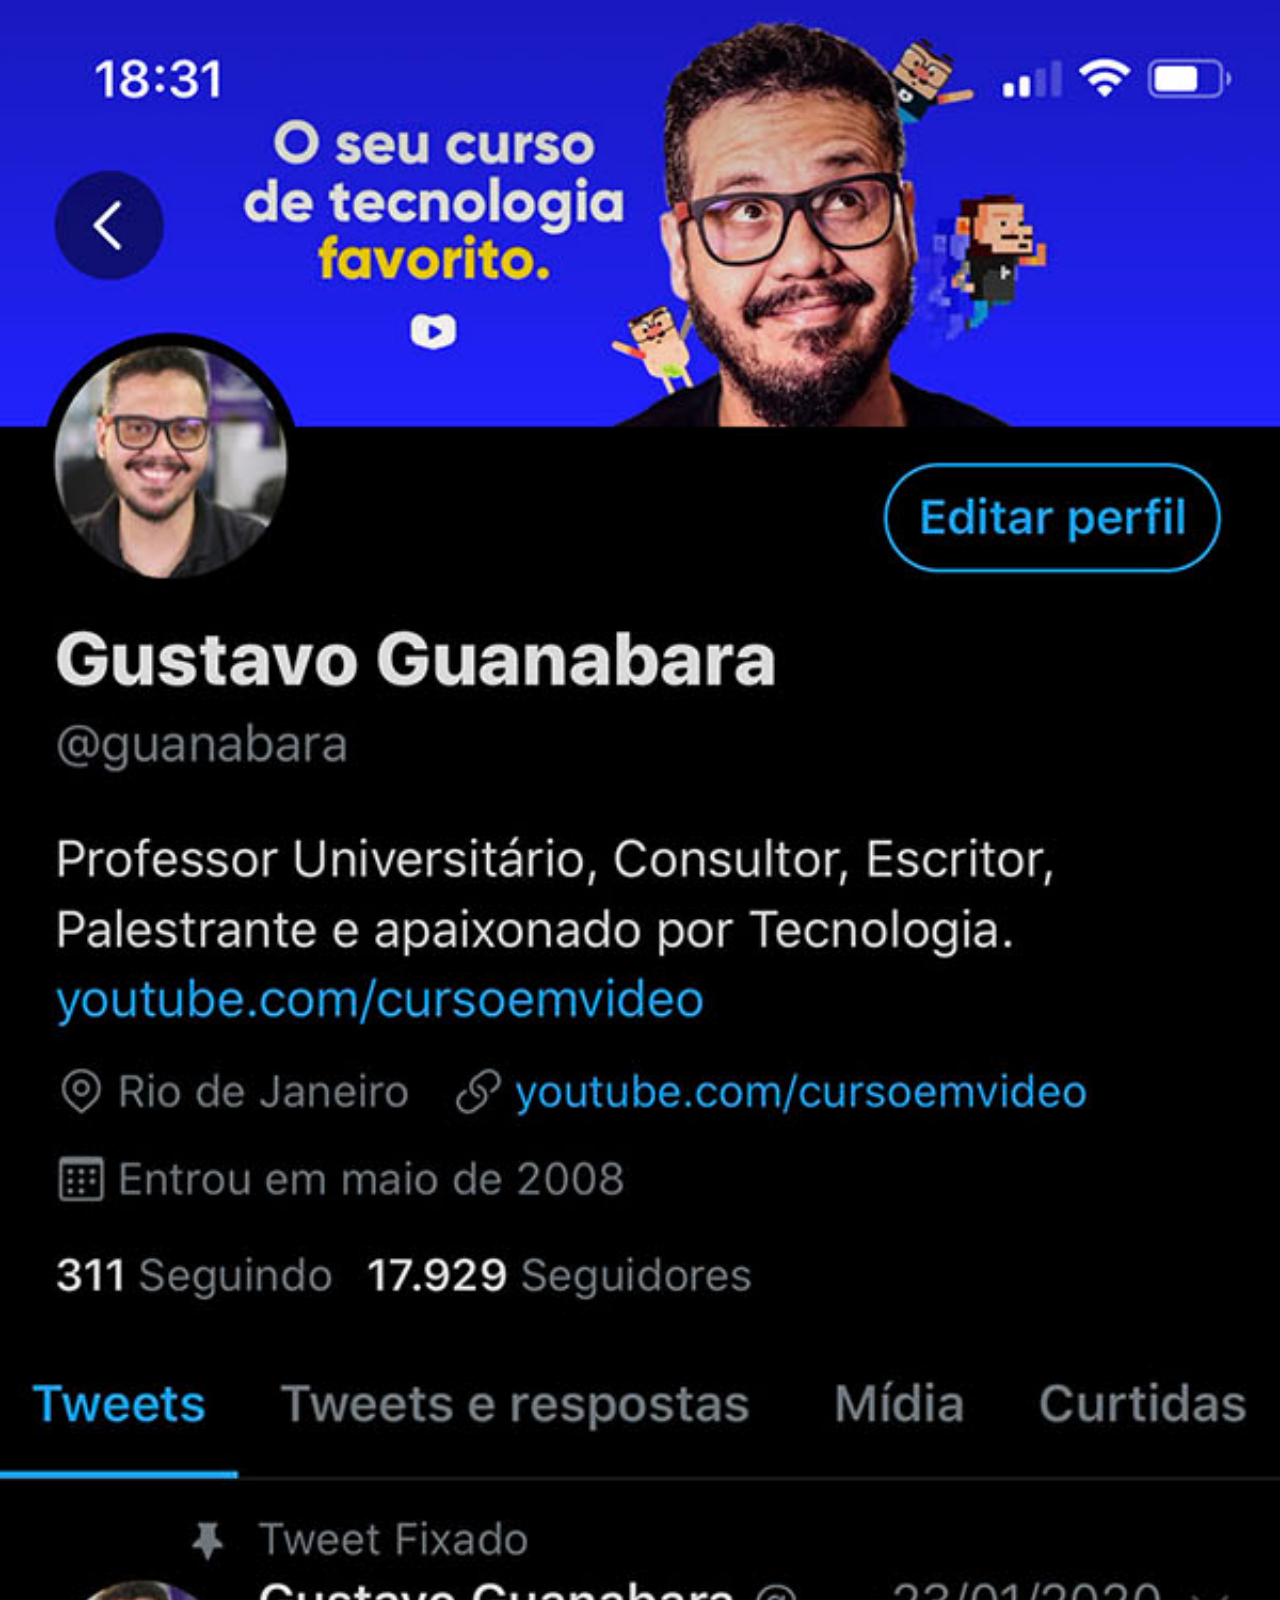
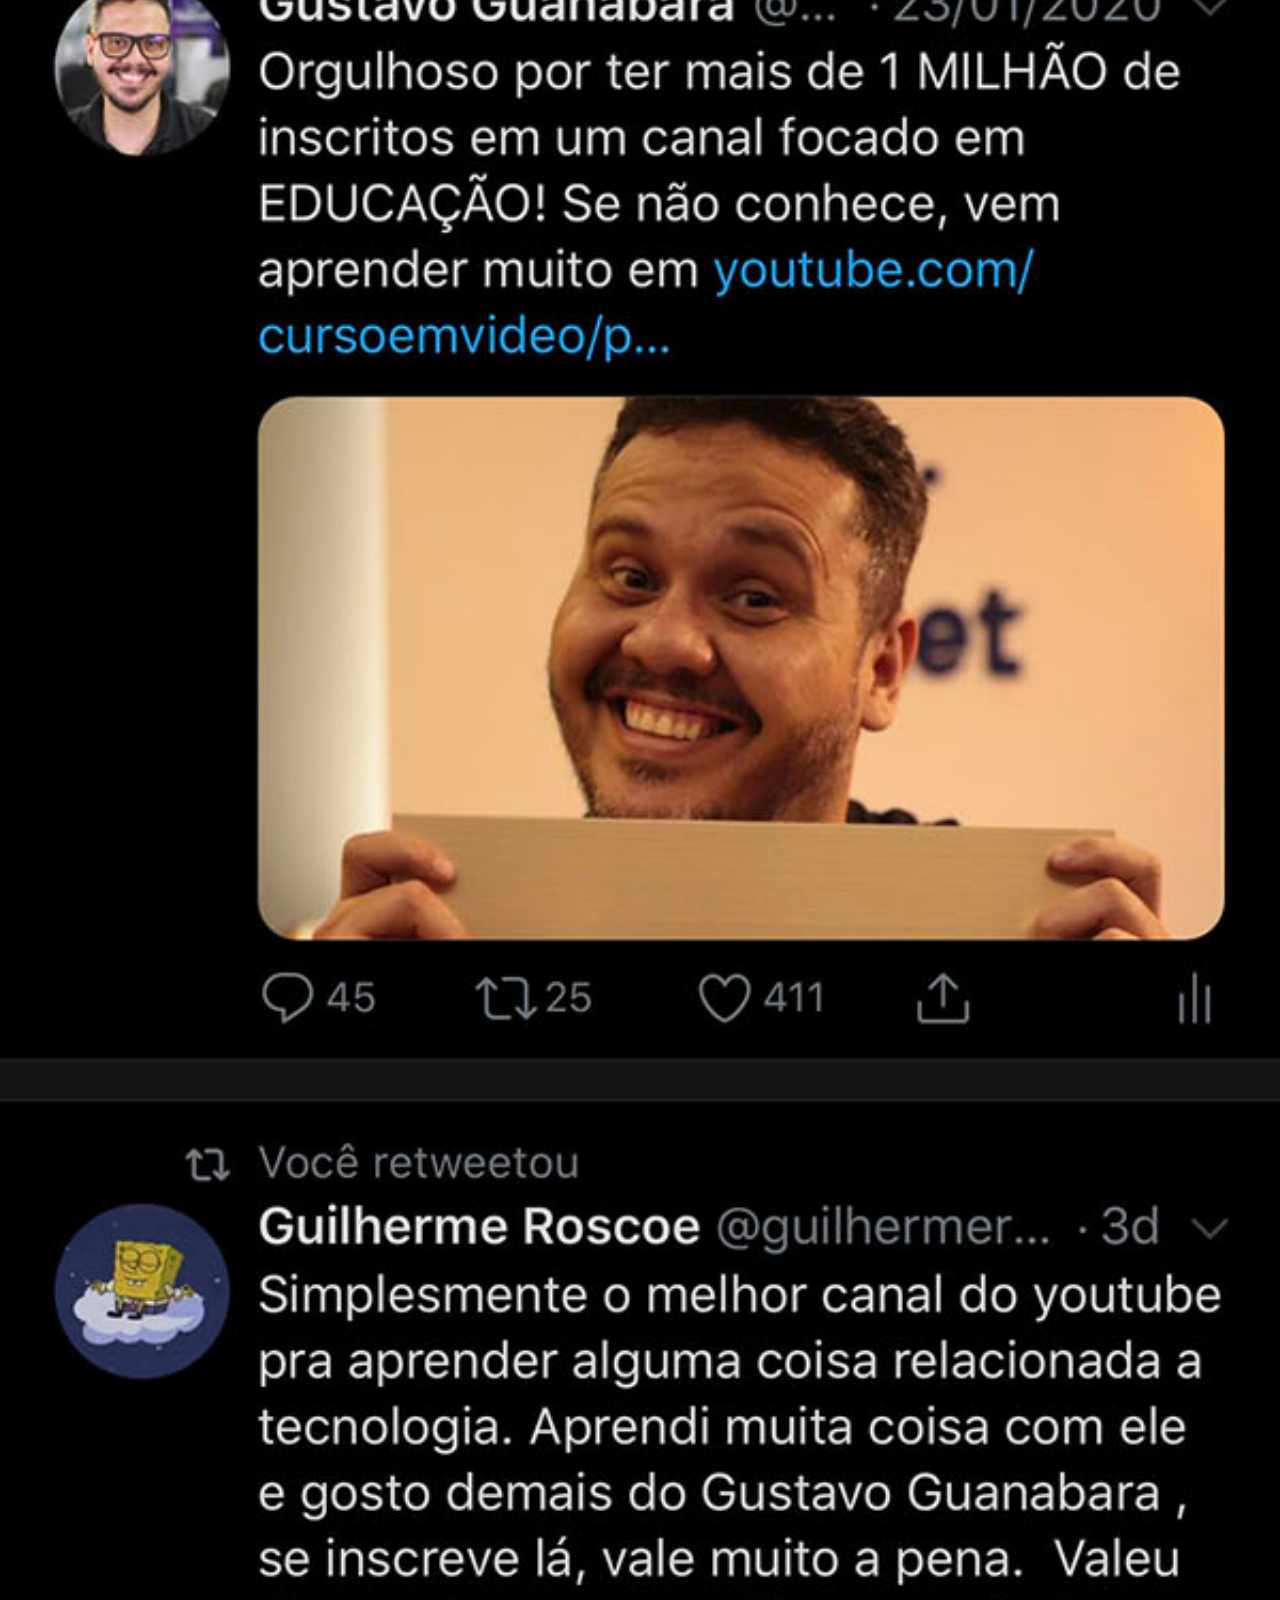
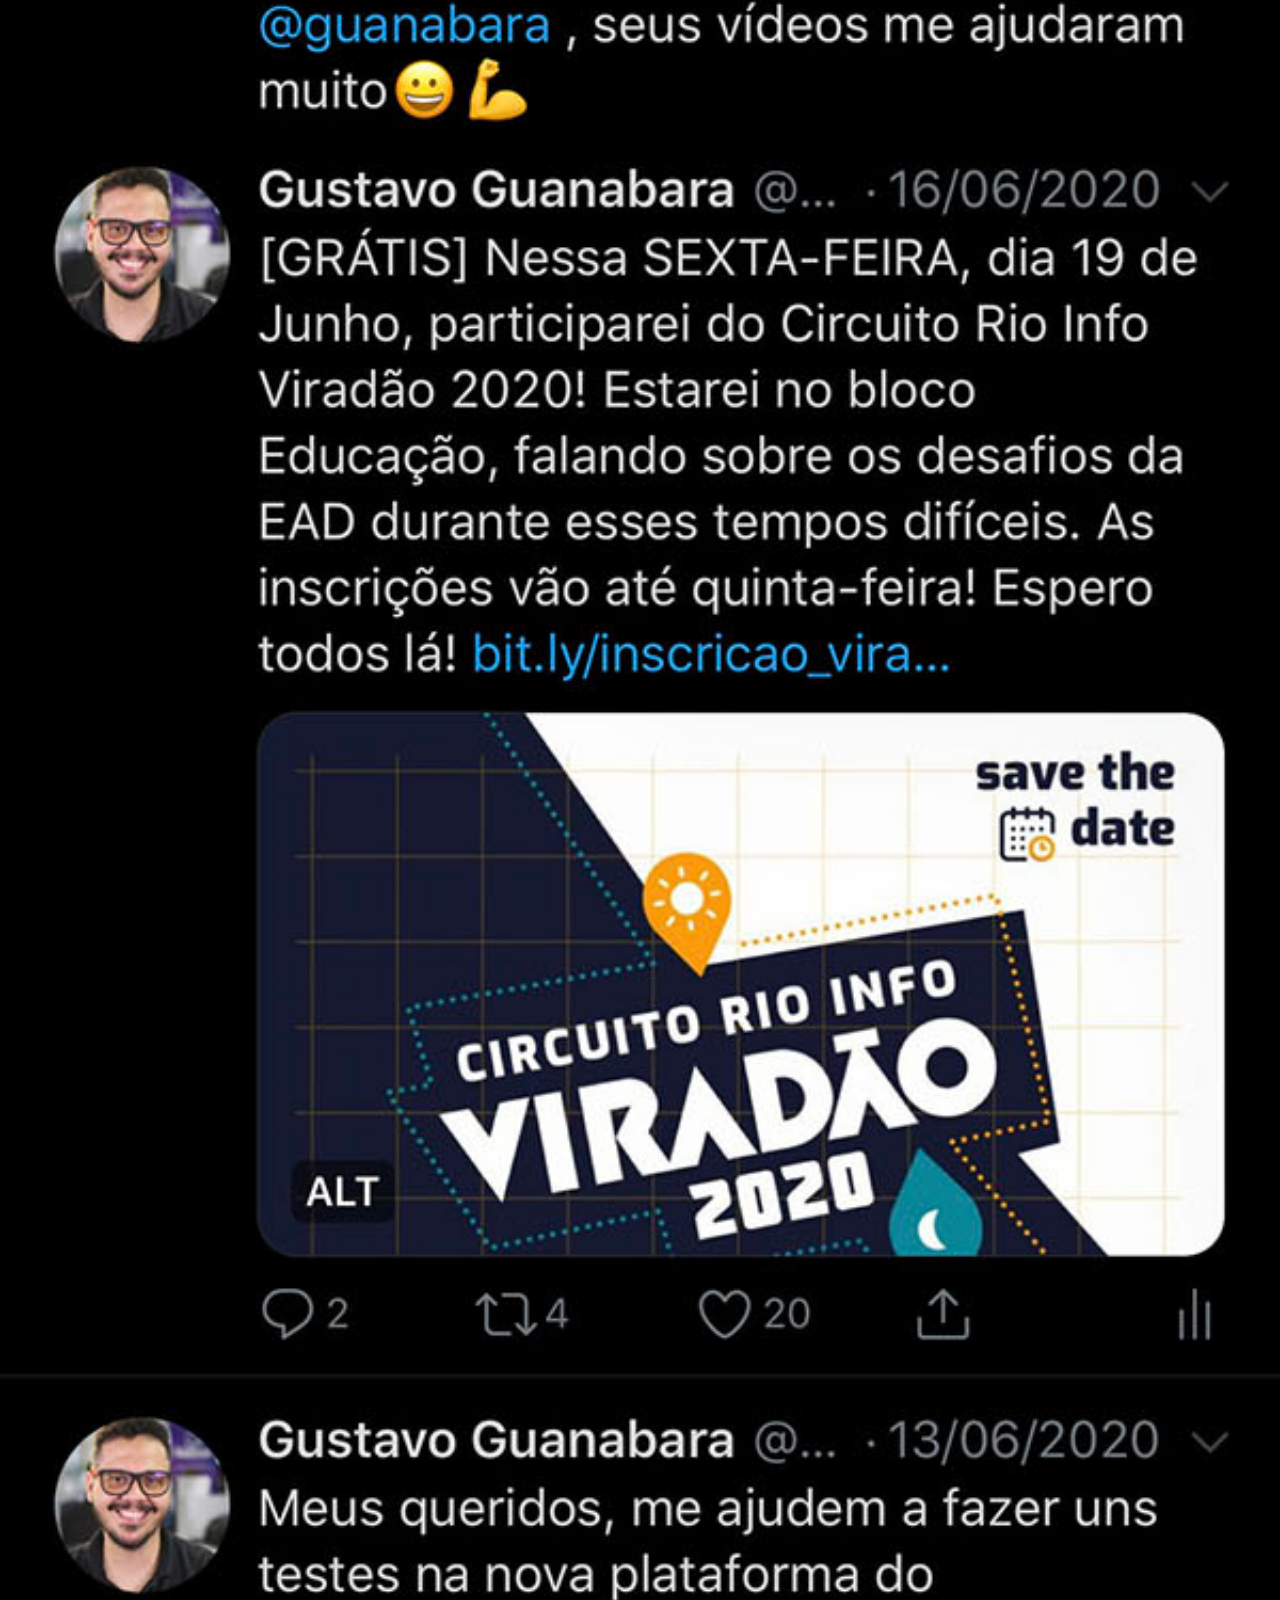
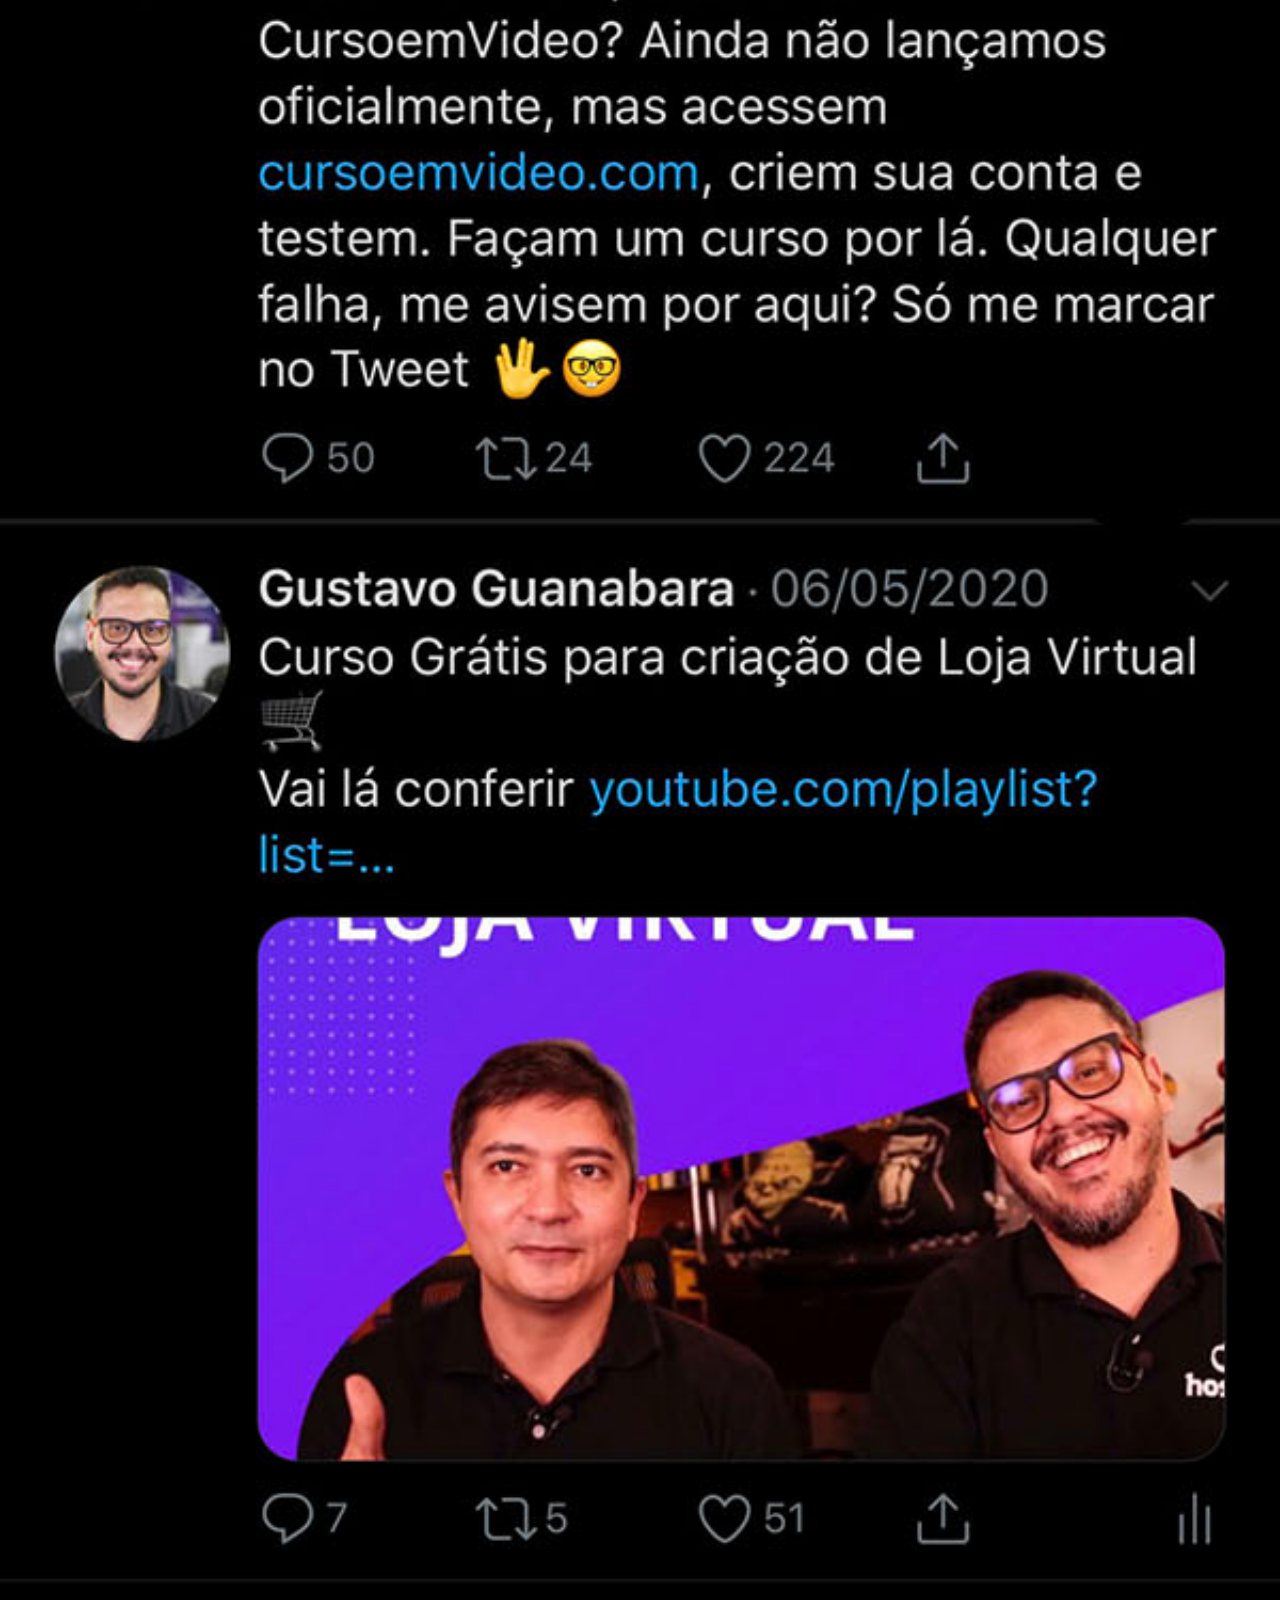
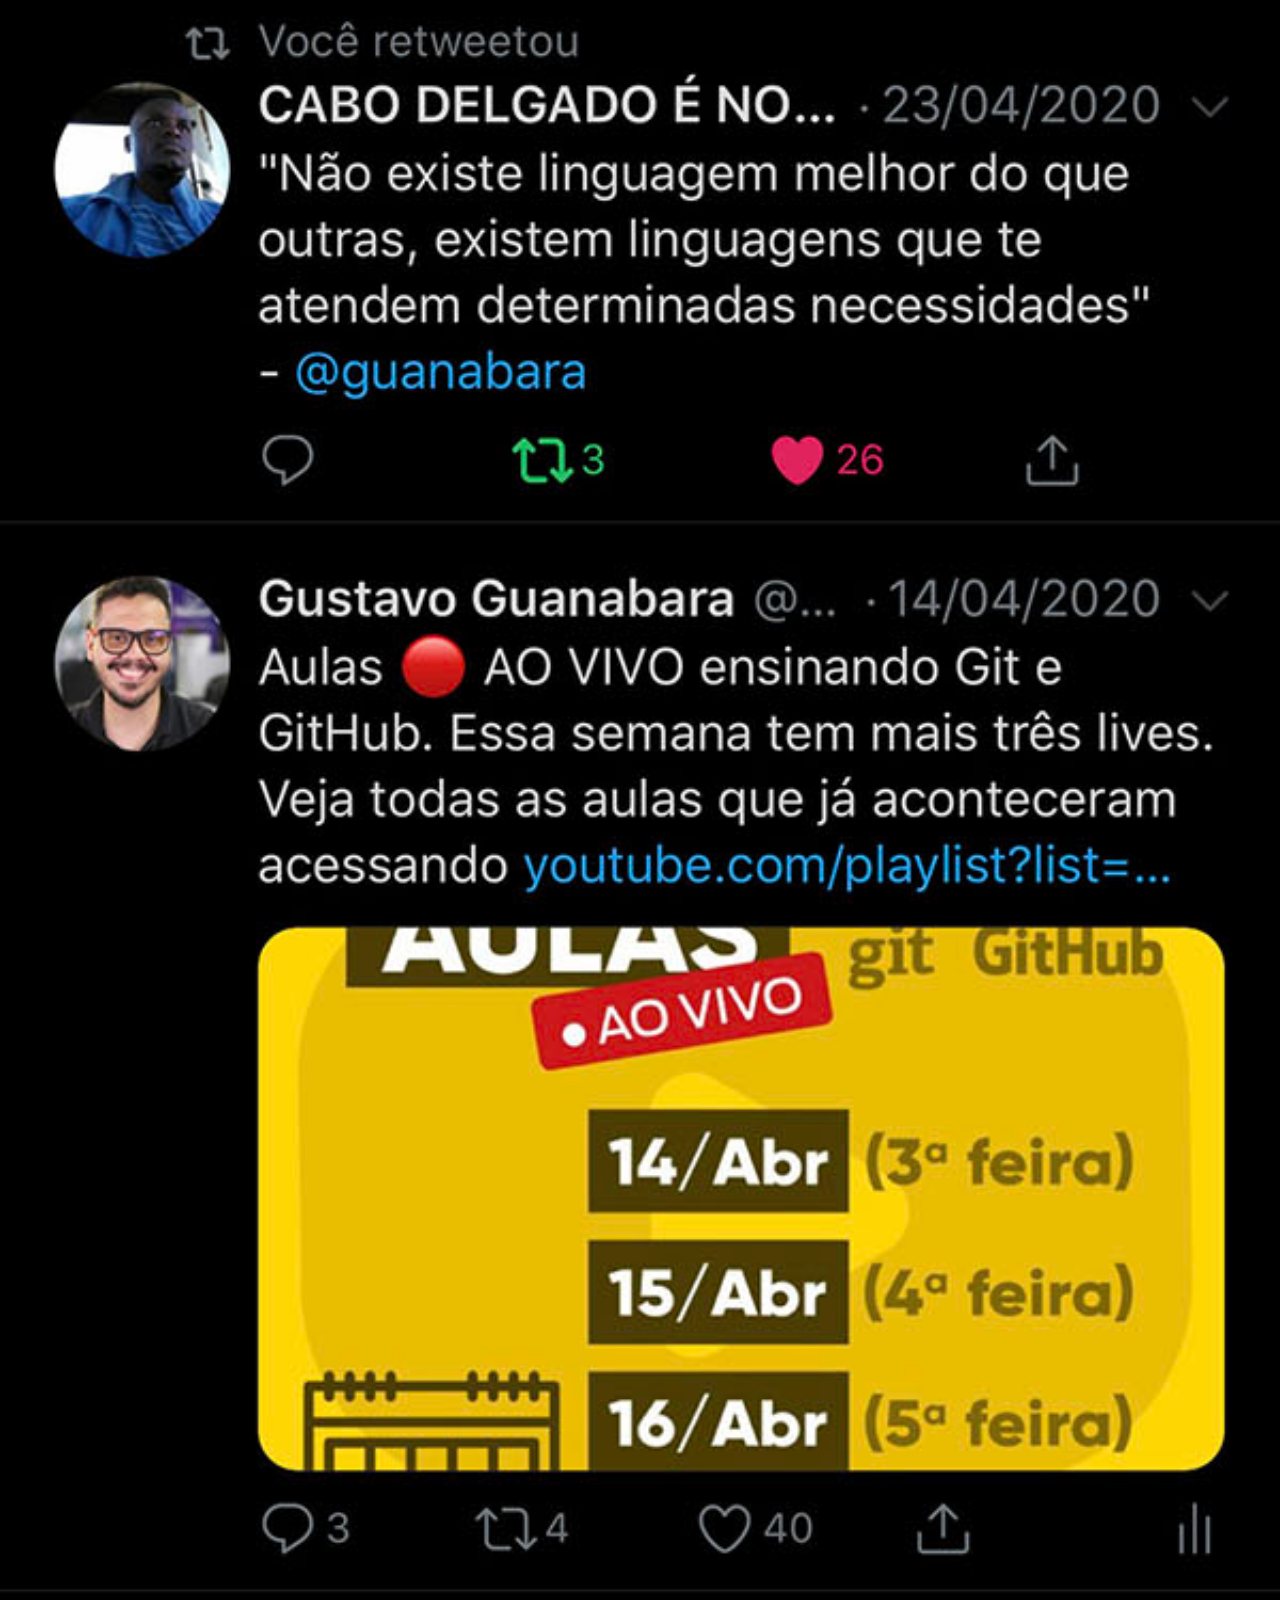
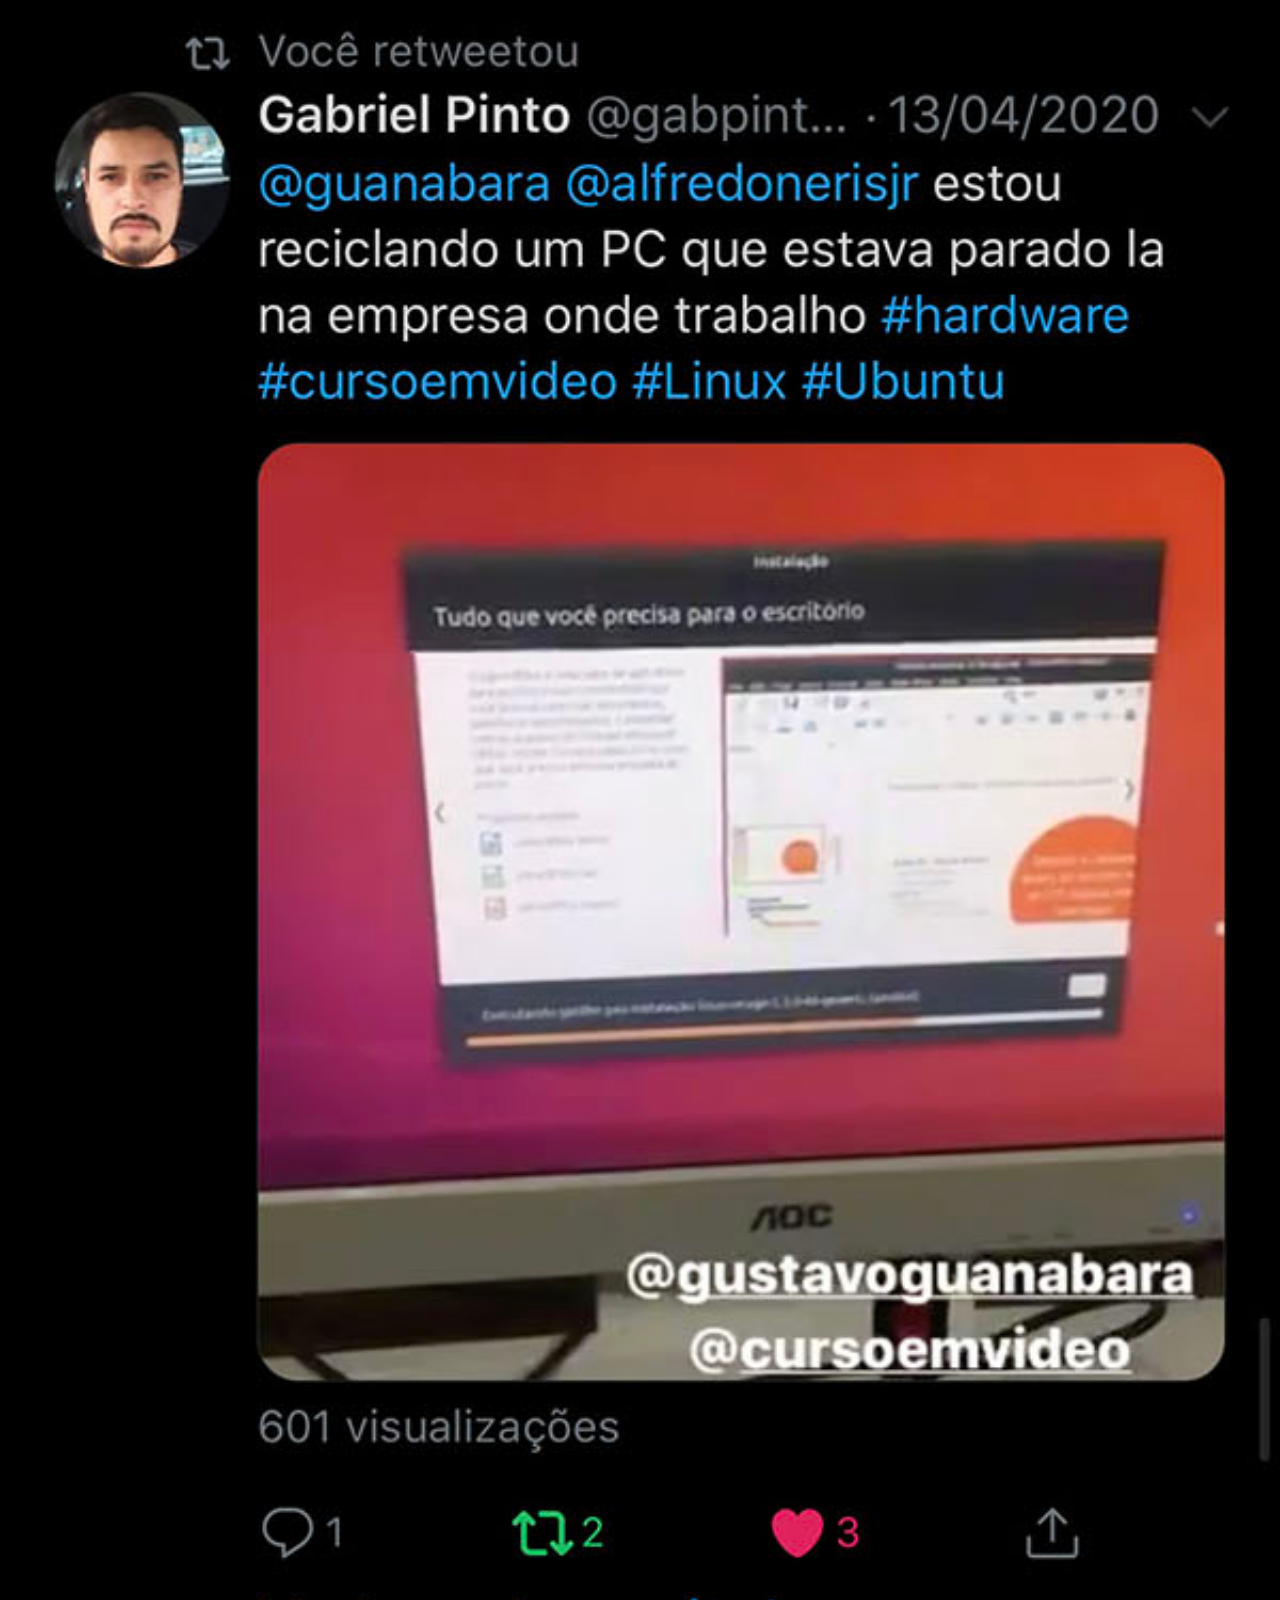
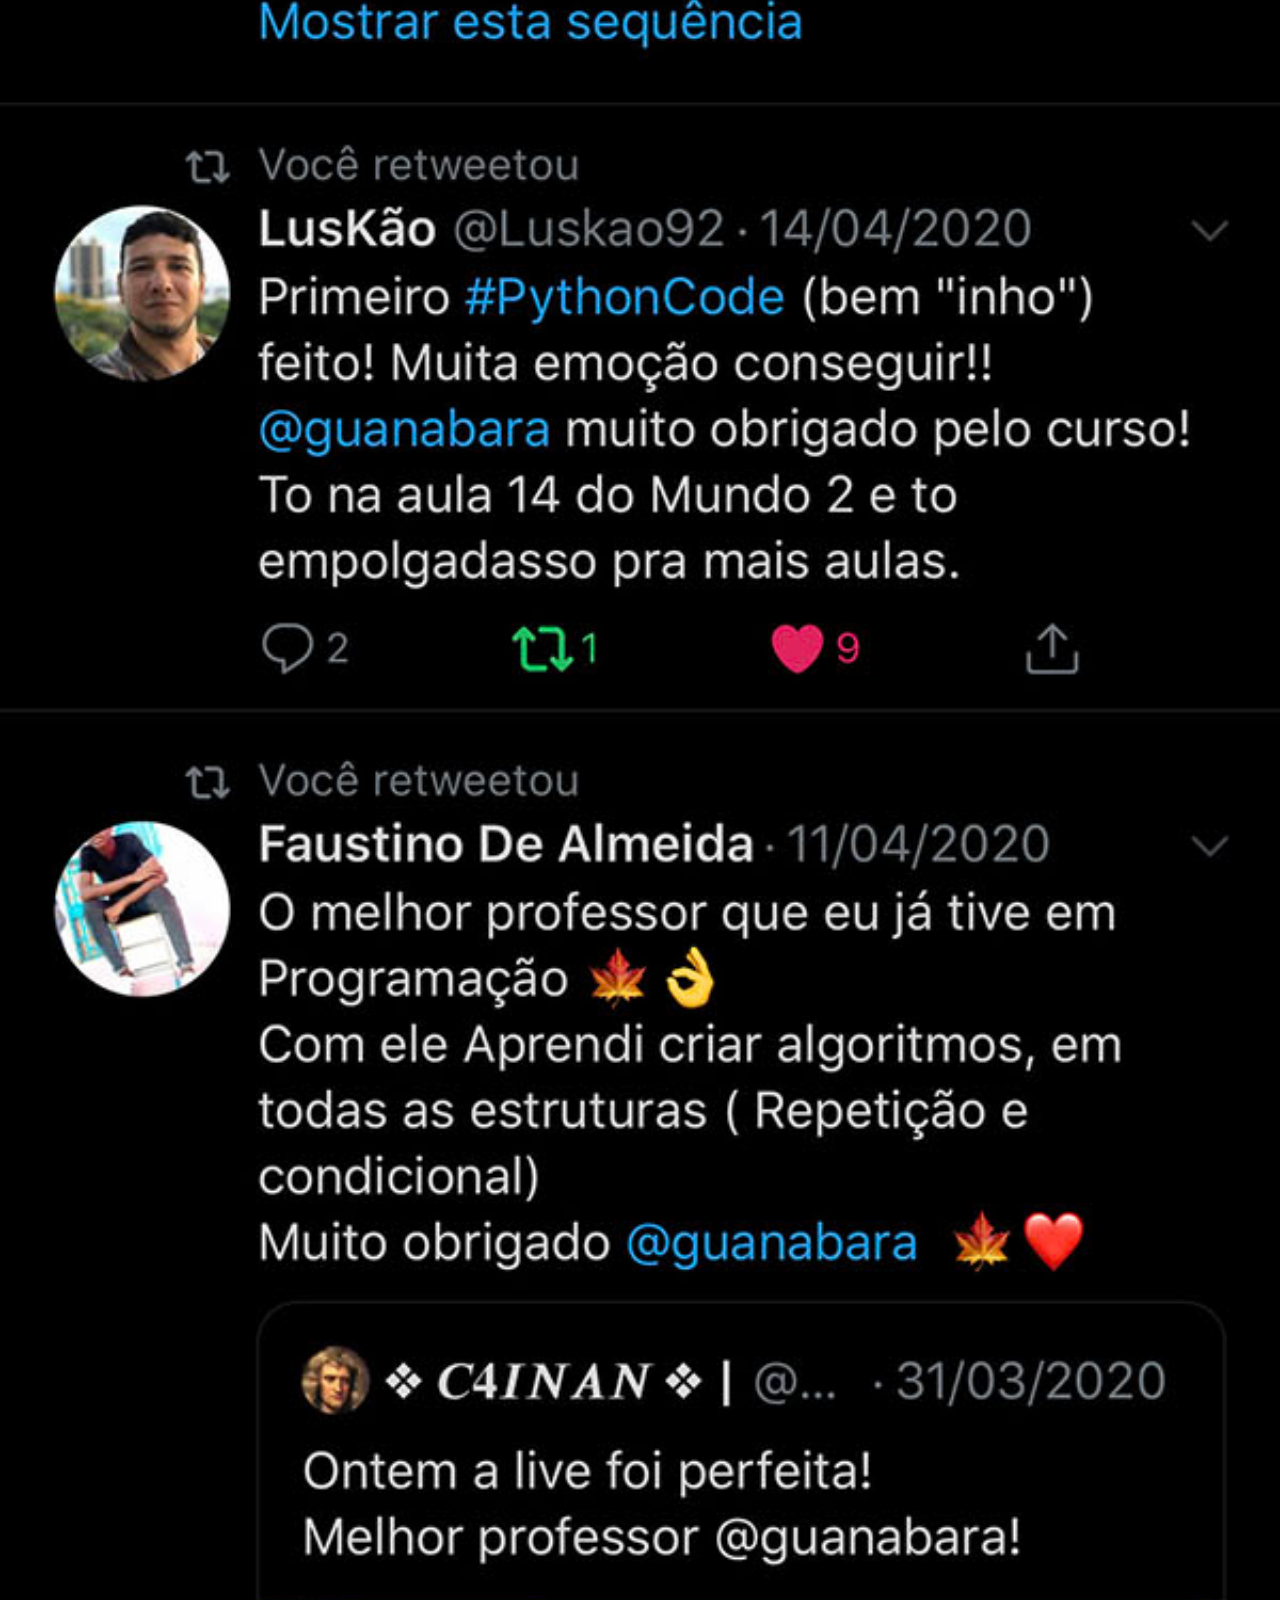
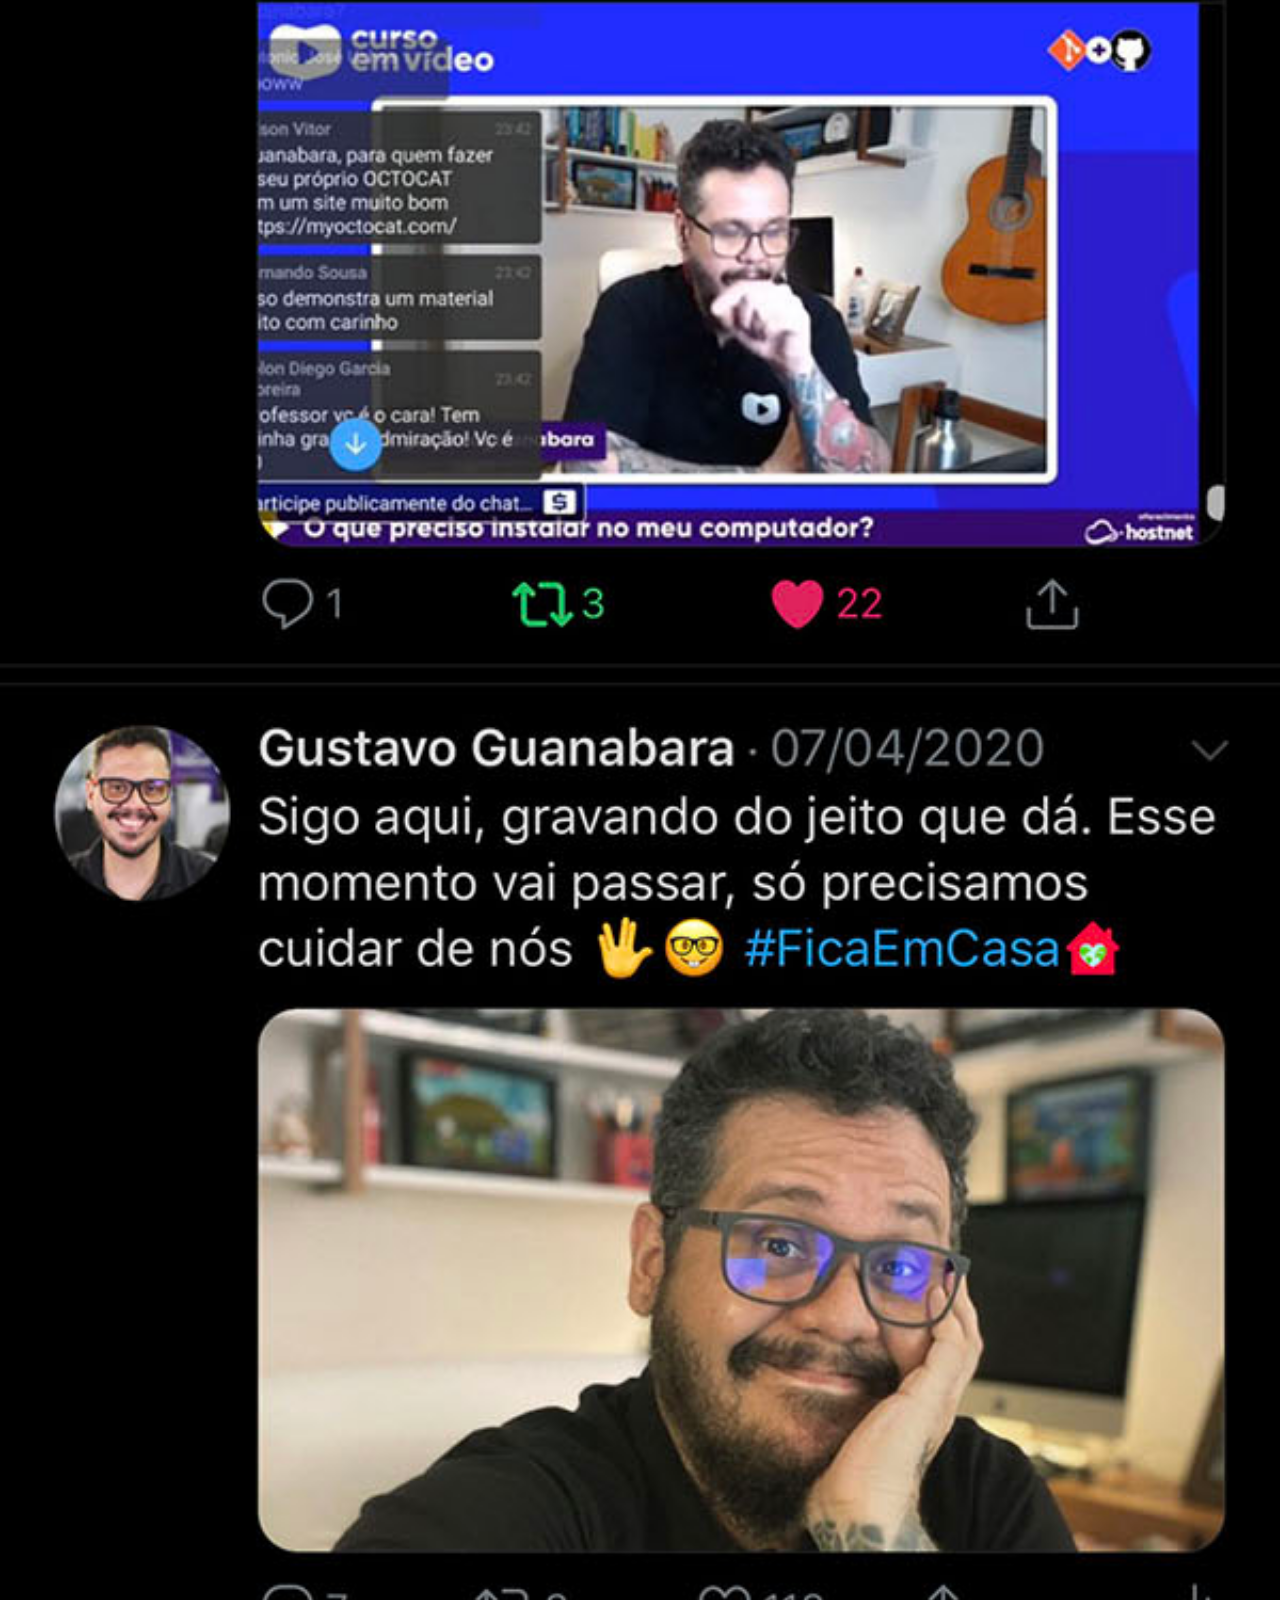
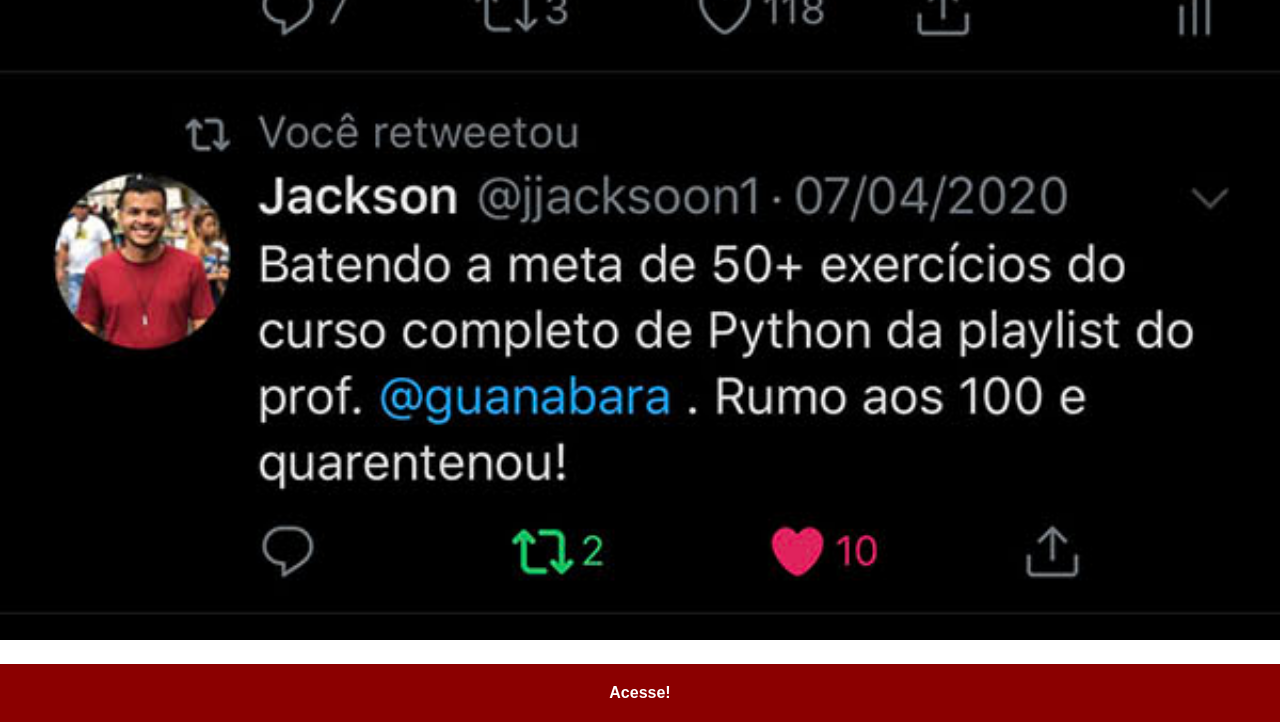
<file: x.html>
<!DOCTYPE html>
<html lang="pt-br">
<head>
    <meta charset="UTF-8">
    <meta name="viewport" content="width=device-width, initial-scale=1.0">
    <title>X</title>
    <link rel="stylesheet" href="estilos/social.css">
</head>
<body>
    <img src="imagens/tela-twitter.jpg" alt="X">
    <a href="https://x.com/guanabara" target="_blank">Acesse!</a>
</body>
</html>
</file>
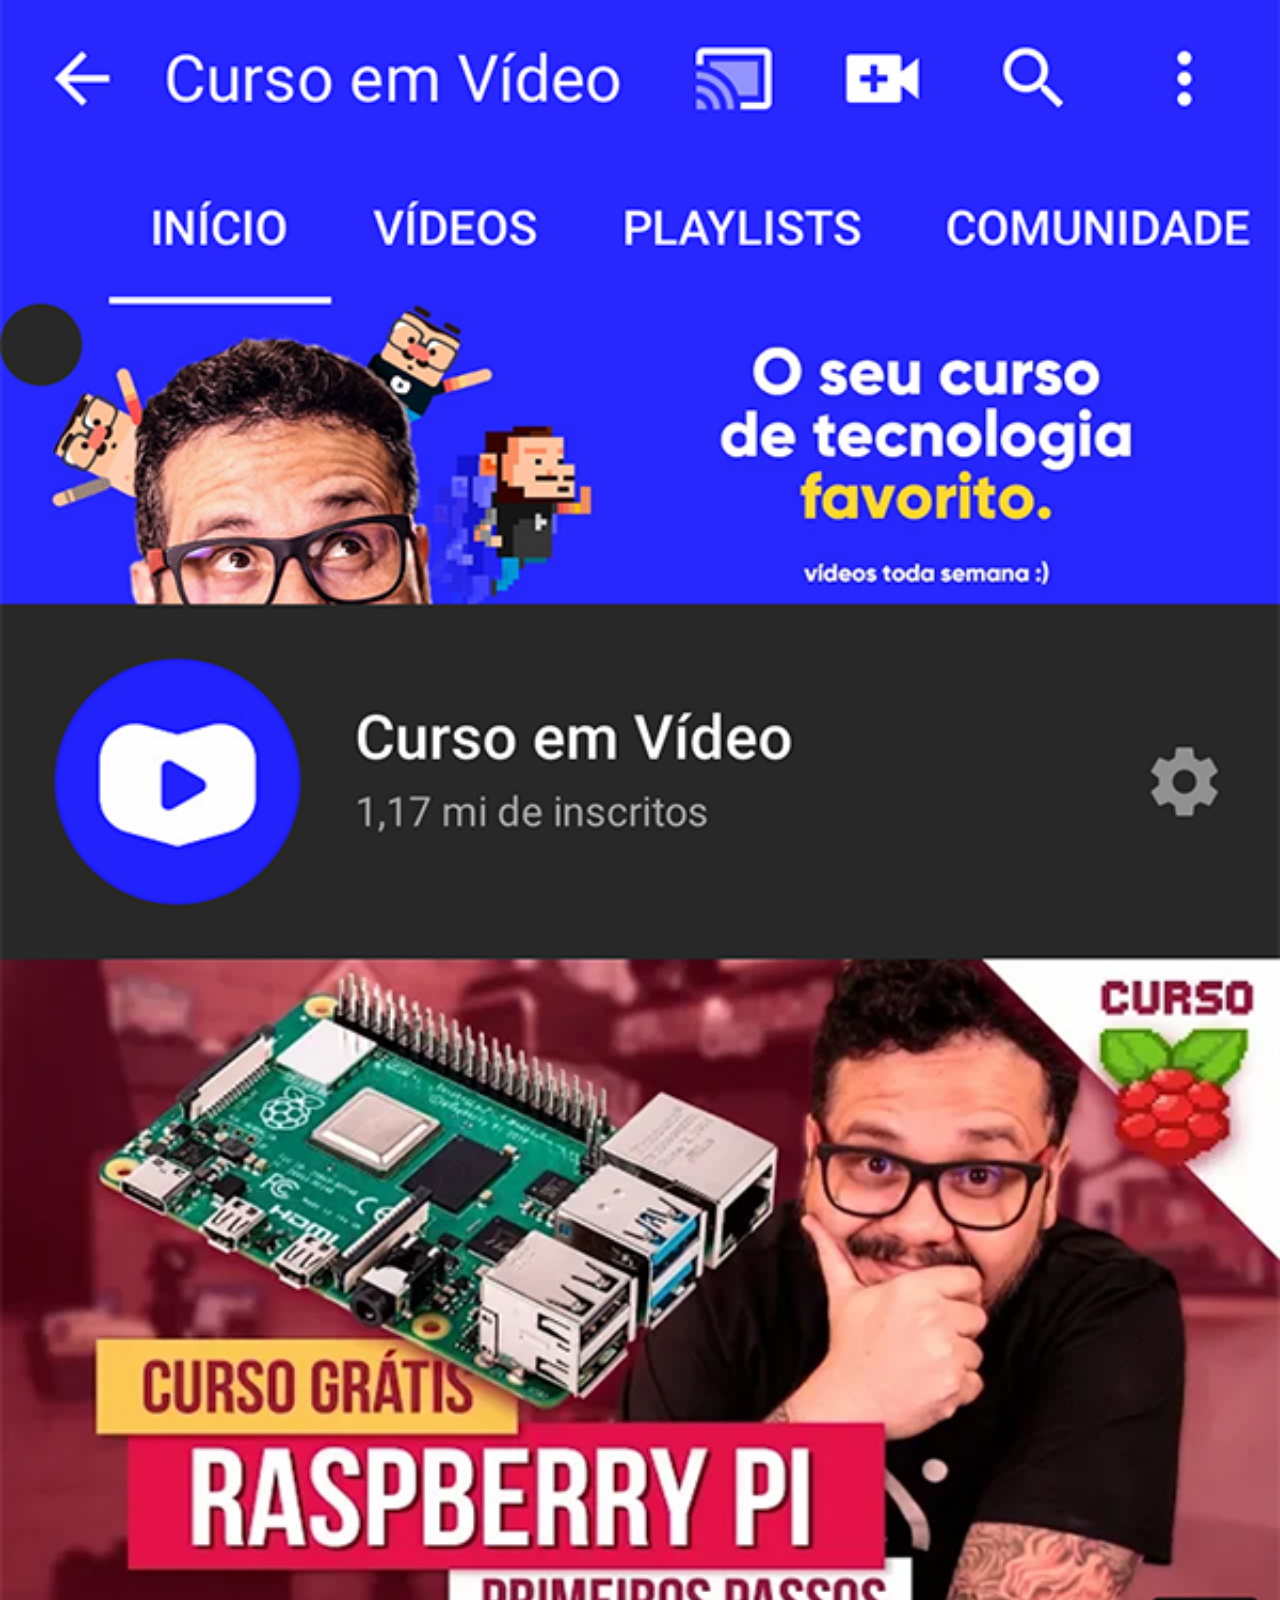
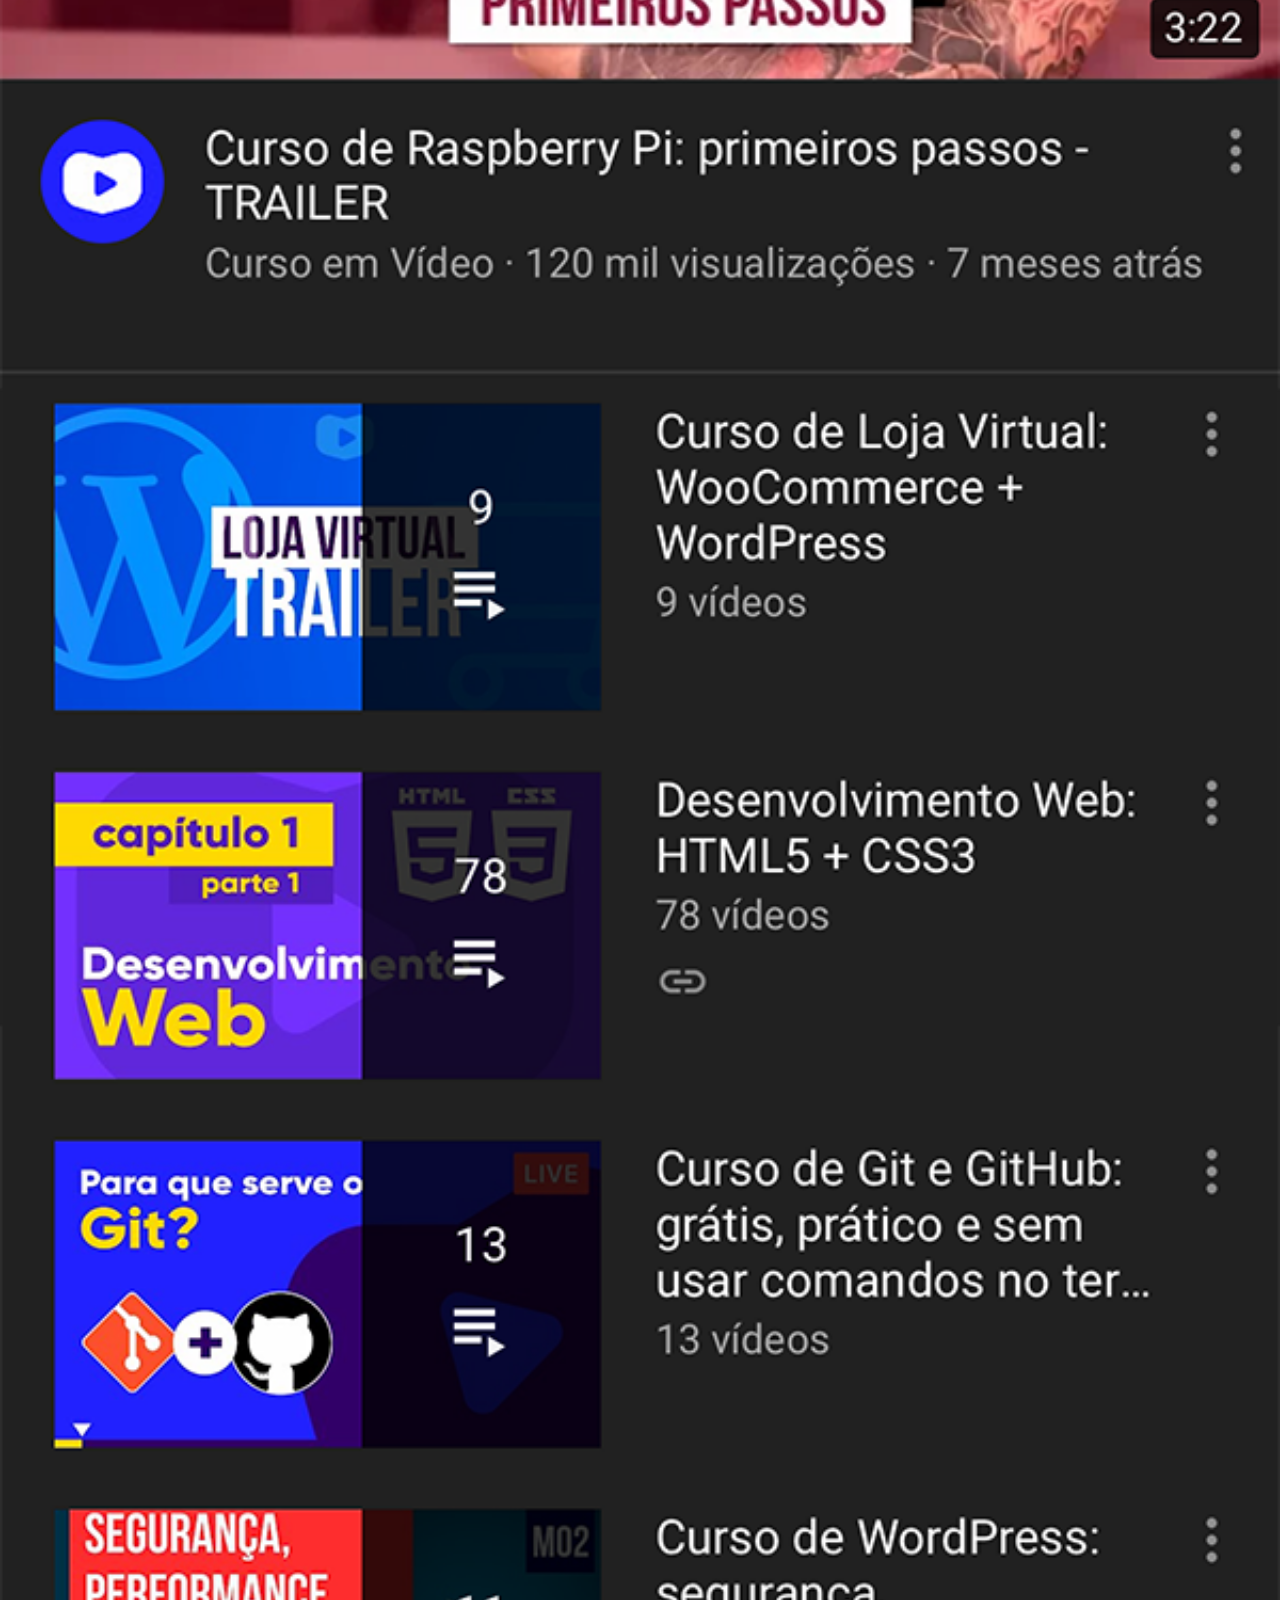
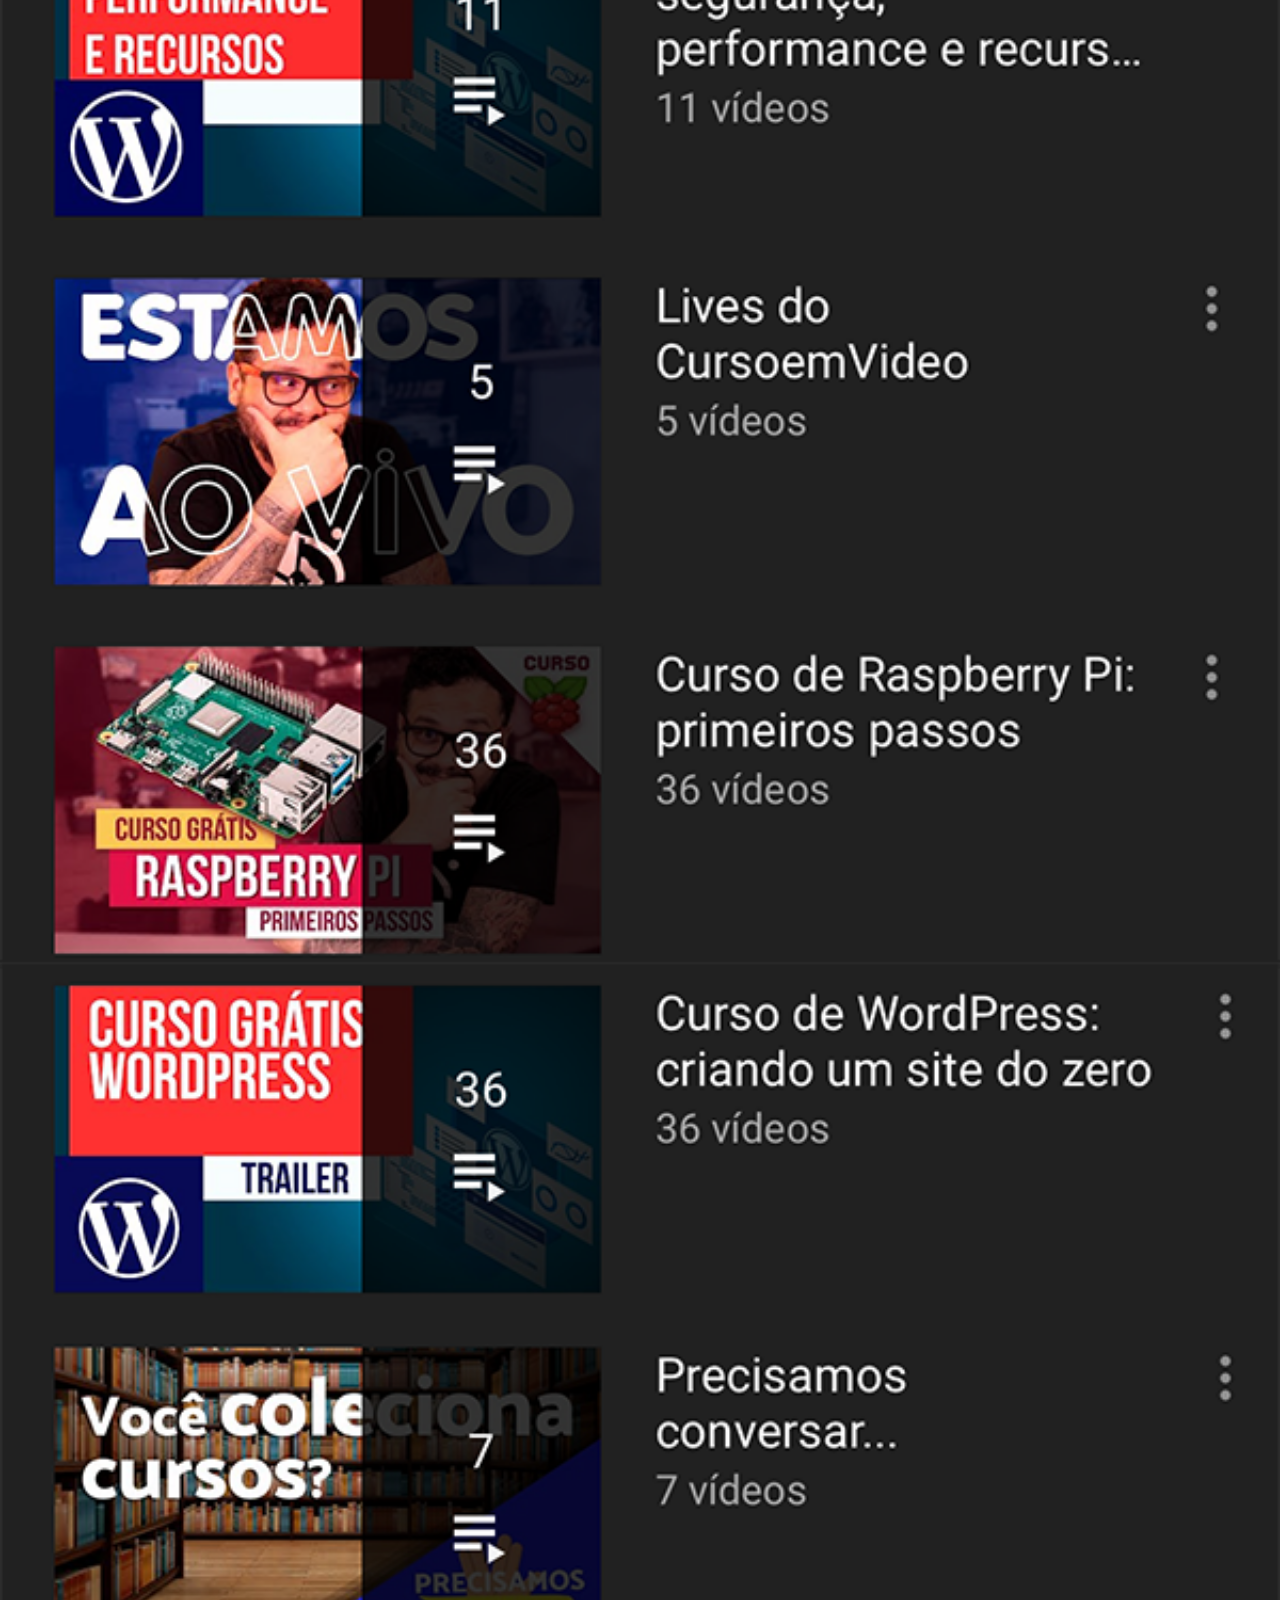
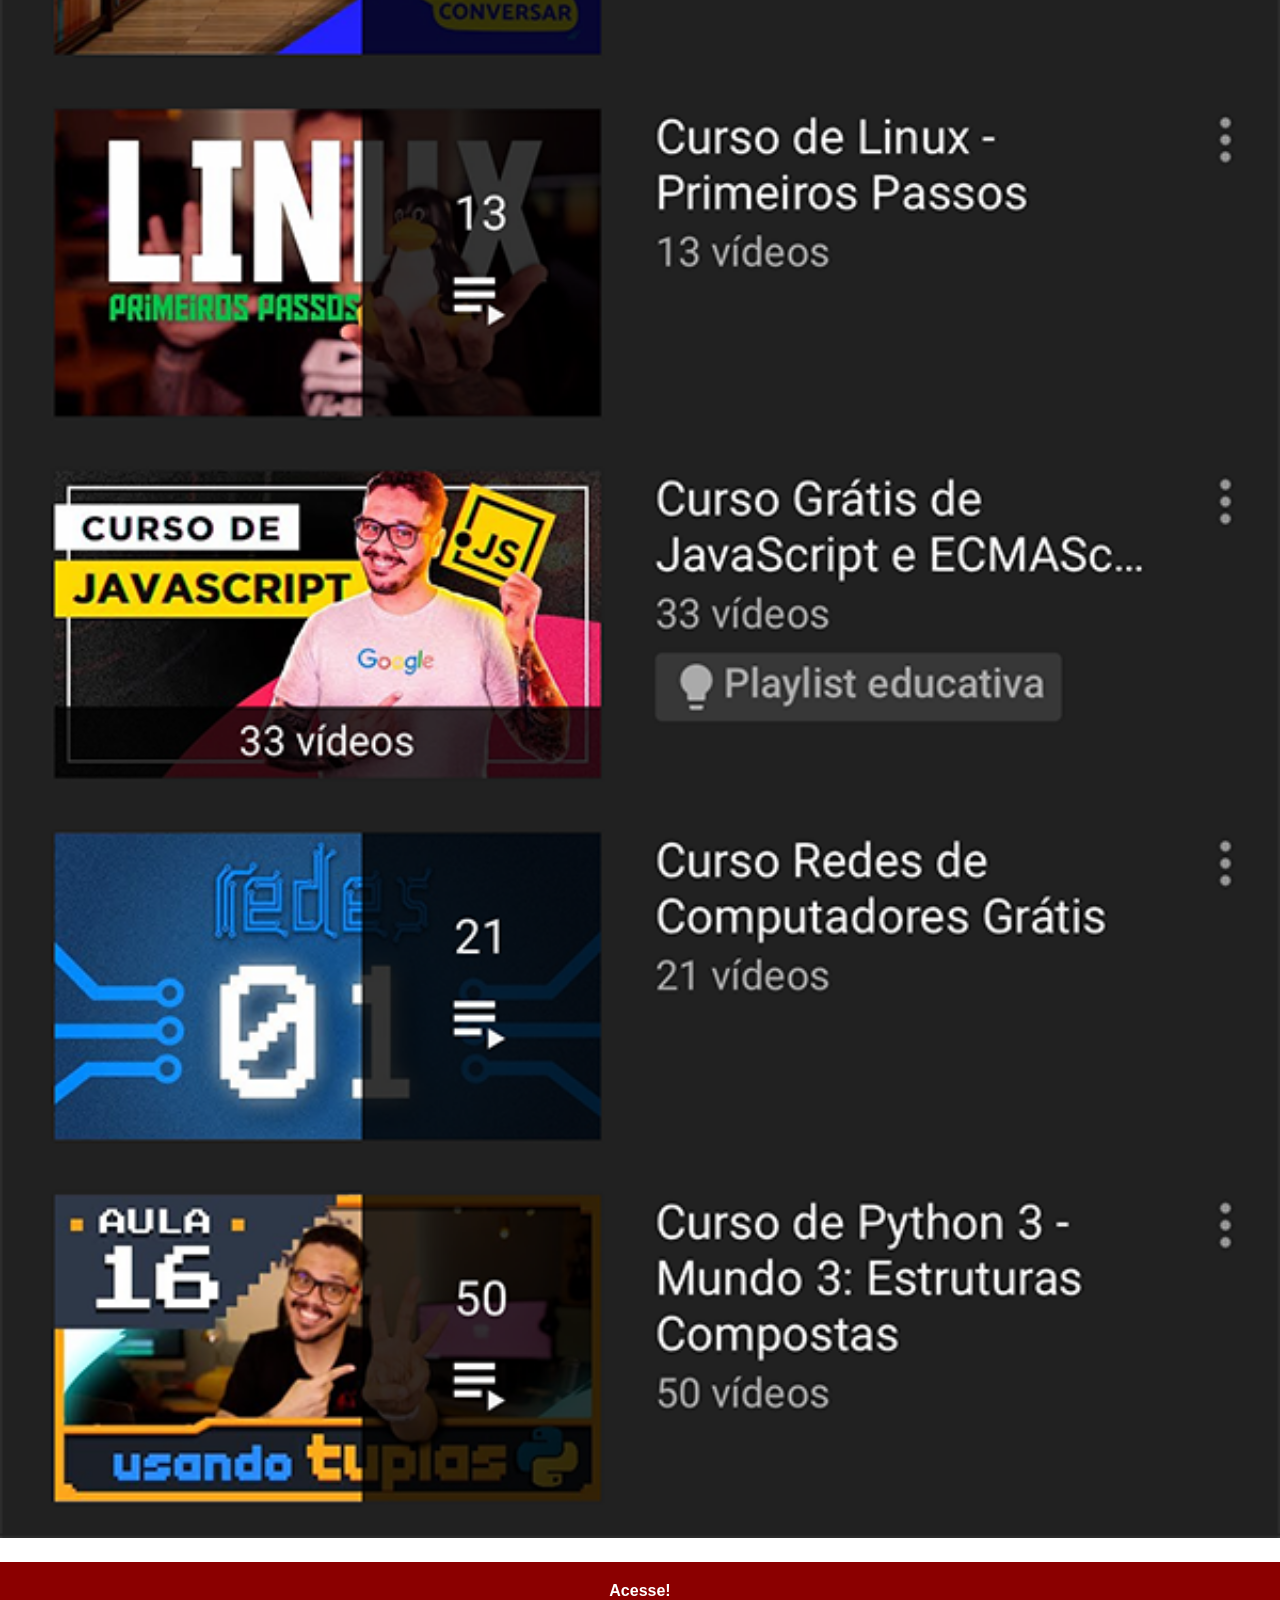
<file: youtube.html>
<!DOCTYPE html>
<html lang="pt-br">
<head>
    <meta charset="UTF-8">
    <meta name="viewport" content="width=device-width, initial-scale=1.0">
    <title>YouTube</title>
    <link rel="stylesheet" href="estilos/social.css">
</head>
<body>
    <img src="imagens/tela-youtube.png" alt="YouTube">
    <a href="https://www.youtube.com/@cursoemvideo/playlists" target="_blank">Acesse!</a>
</body>
</html>
</file>
<file: estilos/style.css>
@charset "UTF-8";

* {
    margin: 0px;
    padding: 0px;
    font-family: Arial, Helvetica, sans-serif;
}

html, body {
    height: 100vh;
    width: 100vw;
    background-color: black;
}

/* Configurações do plano de fundo. O 'no-repeat' serve para não repetir a imagem e o 'top center' serve para alinhar a imagem ao centro da tela */
body {
    background: url(/imagens/fundo-madeira.jpg) no-repeat top center;
    background-size: cover; /* O 'cover' serve para cobrir toda a tela */
    background-attachment: fixed; /* O 'fixed' serve para fixar a imagem para que não se mova com o scroll, fazendo com que somente o conteúdo se mova e o fundo fique fixo */
}

main {
    position: relative; /* Atua como a referência com o qual o 'position: absolute' se alinha */
    height: 100vh;
}

section#telefone {
    position: absolute; /* Se aliha de acordo com o 'psotion: absolute' */
    top: 50%; /* Alinha verticalmente ao centro *. Precisa do 'position: relative' e do 'transform: translate' */
    left: 50%; /* Alinha horizontalmente ao centro. Precisa do 'position: absolute' e do 'transform: translate' */
    transform: translate(-50%, -50%); /* Complementa o 'position: absolute' com 'top' e 'left', fazendo com que a caixa centralize na página */

    /* 'height' e 'width' se referem ao tamanho da caixa, nesse caso, o celular */
    height: 627px;
    width: 311px;
    background: url(/imagens/frame-iphone.png) no-repeat;
}

iframe#tela {
    position: relative;
    /* As configurações de 'top', 'left', 'width' e 'height' se referem ao tamanho da imagem na tela do celular. Alteramos essa valores para que a imagem encaixe perfeitamente dentro da tela do celular que atua como modelo de 'iframe' */
    top: 80px;
    left: 22px;
    width: 267px;
    height: 471px;
}

/* Configurações da parte referente aos botões de redes sociais */
section#redes-sociais {
    text-align: right;
}

/* Configurações do tamanho e formato dos botões de redes sociais. Veja que precisamos referenciar o 'img' que se refere as imagens dos ícones das redes sociais */
section#redes-sociais img {
    width: 50px;
    margin: 10px; /* Adiciona um espaçamento entre os botões */
    border-radius: 50%; /* Faz com que os botões fiquem arredondados */

    /* Faz com que os botões fiquem com uma sombra */
    box-shadow: 2px 2px 2px rgba(0, 0, 0, 0.5); 

    /* Impede que o conteúdo aumente em situações específicas, nesse caso, vai impedir que todos os botões aumentem ao passar o mouse por cima, efeito que será aplicado somente no botão alvo */
    box-sizing: border-box;
}

/* Pseudo-class 'hover' serve para alterar o estilo da imagem ao passar o mouse por cima */
section#redes-sociais img:hover {
    /* Adiciona uma borda ao botão ao passar o mouse por cima */
    border: 2px solid rgba(255, 255, 255, 0.5);

    /* Cria uma efeito que desloca o botão ao passar o mouse por cima */
    transform: translate(-2px, -2px); 

    /* Faz com que a sombra acompanhe o deslocamento do botão ao paasar o mouse por cima */
    box-shadow: 5px 5px 10px rgba(0, 0, 0, 0.5);

    /* Faz com que a transição seja suave. A transição é o tempo de resposta visual do elemento ao passar o mouse por cima e tirar o mouse do botão. O 'border 0.2s' também é o efeito de transição aplicado à borda */
    transition: transform 0.2s, border 0.2s; 
}
</file>
<file: estilos/social.css>
@charset "UTF-8";

* {
           margin: 0px; /* Remove o 'magin' */
           padding: 0px; /* Remove o 'padding' */
           font-family: Arial, sans-serif;
        }

        /* Pseudo-elemento que permite estilizar a barra de rolagem do navegador */
        ::-webkit-scrollbar {
            width: 0px; /* Remove a barra de rolagem */
            height: 0px; /* Remove a barra de rolagem horizontal, se houver */
        }

        img {
            width: 100vw; /* Faz com que o elemento ocupe toda a largura da tela */
        }
        

        a {
            display: block; /* Faz com que os elementos ocupem toda a largura da tela e, consquentemente, os empilha verticalmente */
            background-color: darkred; /* Cor de fundo do link */
            color: white; /* Cor do texto do link */
            margin-top: 20px;
            padding: 20px; /* Aumenta o tamanho da caixa que contém o link */
            text-align: center; /* Centraliza o texto dentro da caixa do link */
            text-decoration: none; /* Remove o sublinhado do link */
            font-weight: bolder; /* Deixa o texto em negrito */
        } 

        /* Pseudo-class 'hover' serve para alterar o estilo do link ao passar o mouse por cima. Nesse caso, vai mudar a cor do botão 'Acesse!'*/
        a:hover {
            background-color: red; /* Cor de fundo do link quando o mouse estiver sobre ele */
        }
</file>
